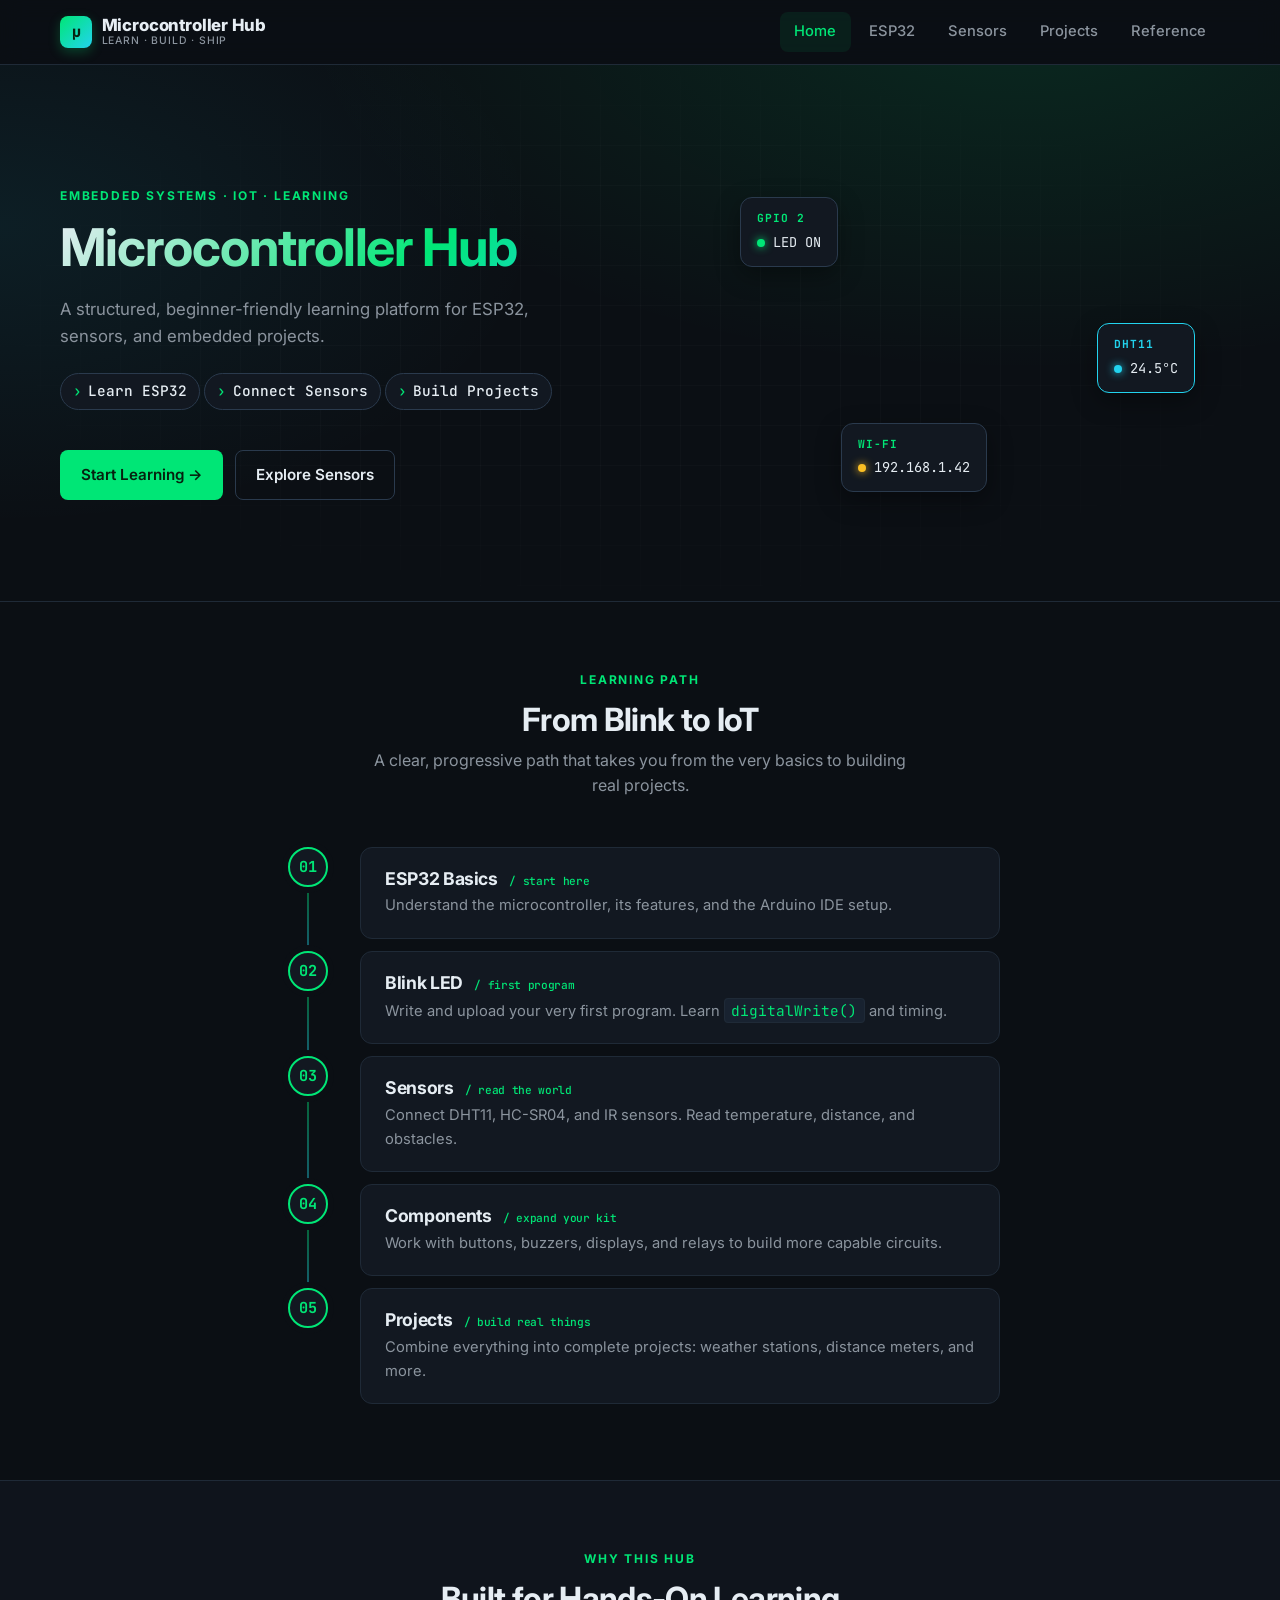
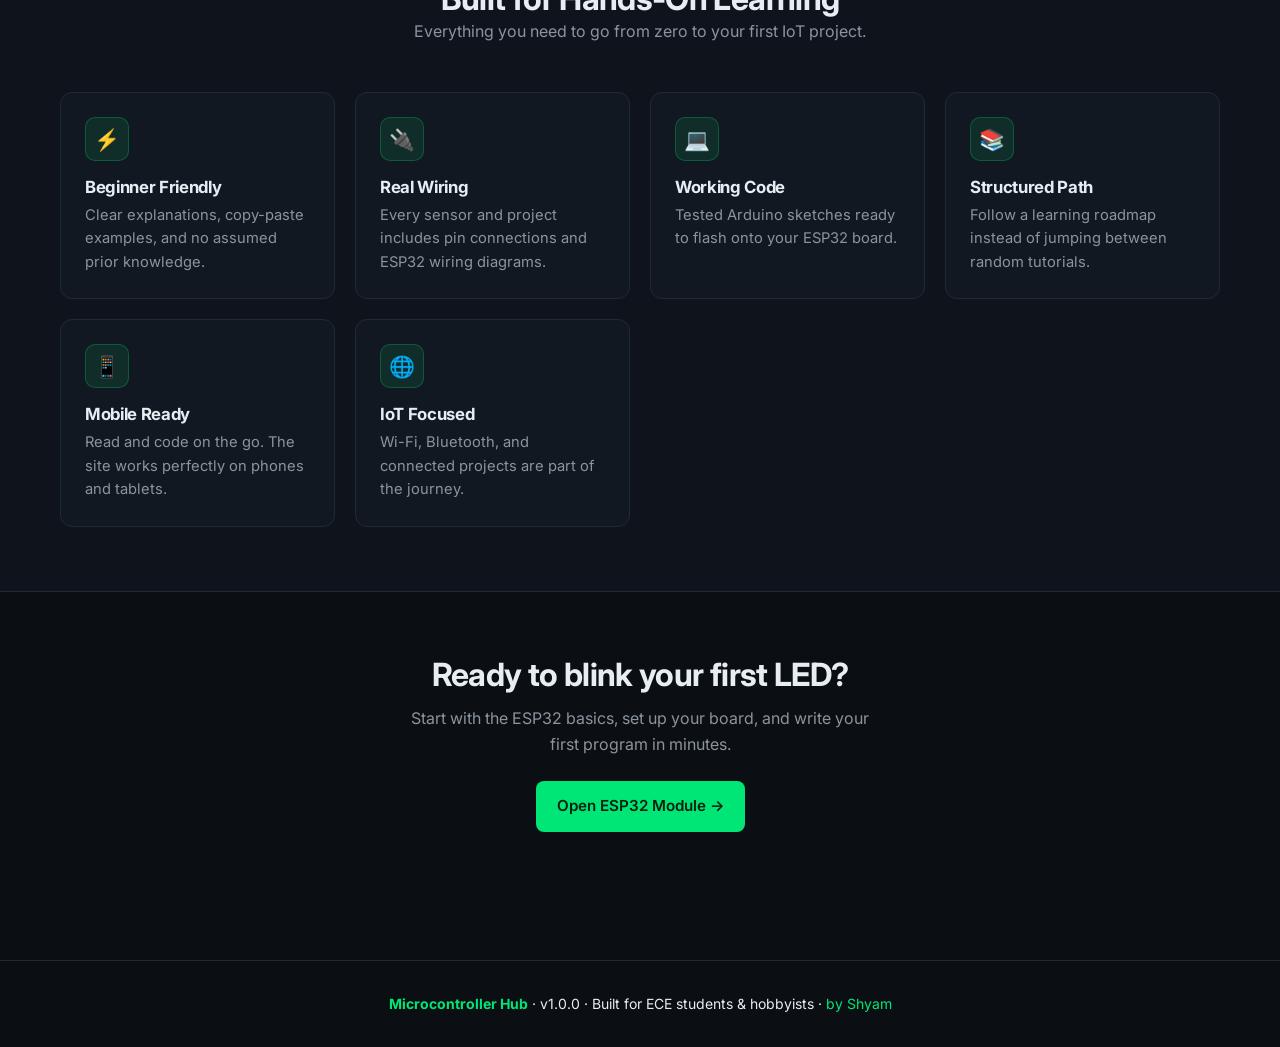
<file: index.html>
<!DOCTYPE html>
<html lang="en">
<head>
<meta charset="UTF-8" />
<meta name="viewport" content="width=device-width, initial-scale=1.0" />
<title>Microcontroller Hub — Learn ESP32, Sensors & IoT Projects</title>
<meta name="description" content="A structured learning hub for ESP32, sensors, components, and embedded projects. Built for ECE students and hobbyists." />
<link rel="preconnect" href="https://fonts.googleapis.com" />
<link rel="preconnect" href="https://fonts.googleapis.com" />
<link rel="preconnect" href="https://fonts.googleapis.com" crossorigin />
<link rel="preconnect" href="https://fonts.gstatic.com" crossorigin />
<link href="https://fonts.googleapis.com/css2?family=Inter:wght@400;500;600;700;800&family=JetBrains+Mono:wght@400;500;700&display=swap" rel="stylesheet" />
<link rel="stylesheet" href="assets/css/variables.css" />
<link rel="stylesheet" href="assets/css/base.css" />
<link rel="stylesheet" href="assets/css/header.css" />
<link rel="stylesheet" href="assets/css/home.css" />
<link rel="stylesheet" href="assets/css/responsive.css" />
</head>
<body>
<header class="site-header"><div class="container"><nav class="nav"><a href="index.html" class="brand"><span class="brand-logo">µ</span><span class="brand-text">Microcontroller Hub<small>Learn · Build · Ship</small></span></a><button class="nav-toggle" aria-label="Toggle menu"><span></span></button><ul class="nav-links"><li><a href="index.html" class="nav-link active">Home</a></li><li><a href="esp32.html" class="nav-link">ESP32</a></li><li><a href="sensors.html" class="nav-link">Sensors</a></li><li><a href="projects.html" class="nav-link">Projects</a></li><li><a href="reference.html" class="nav-link">Reference</a></li></ul></nav></div></header>
<section class="hero"><div class="container"><div class="hero-inner"><div><span class="eyebrow">Embedded Systems · IoT · Learning</span><h1>Microcontroller Hub</h1><p class="hero-tag">A structured, beginner-friendly learning platform for ESP32, sensors, and embedded projects.</p><div class="hero-sub"><span class="pill"><span class="dot"></span>Learn ESP32</span><span class="pill"><span class="dot"></span>Connect Sensors</span><span class="pill"><span class="dot"></span>Build Projects</span></div><div class="hero-actions"><a href="esp32.html" class="btn btn-primary">Start Learning →</a><a href="sensors.html" class="btn btn-secondary">Explore Sensors</a></div></div><div class="hero-visual" aria-hidden="true"><div class="chip c1"><strong>GPIO 2</strong><span class="dot"></span>LED ON</div><div class="chip c2"><strong>DHT11</strong><span class="dot" style="background: var(--cyan); box-shadow: 0 0 8px var(--cyan);"></span>24.5°C</div><div class="chip c3"><strong>Wi-Fi</strong><span class="dot" style="background: var(--amber); box-shadow: 0 0 8px var(--amber);"></span>192.168.1.42</div></div></div></div></section>
<section class="roadmap section"><div class="container"><div class="roadmap-head"><span class="eyebrow">Learning Path</span><h2>From Blink to IoT</h2><p>A clear, progressive path that takes you from the very basics to building real projects.</p></div><div class="roadmap-track"><div class="roadmap-step"><div class="roadmap-marker"><div class="roadmap-dot">01</div><div class="roadmap-line"></div></div><div class="roadmap-content"><h3>ESP32 Basics <span class="badge">/ start here</span></h3><p>Understand the microcontroller, its features, and the Arduino IDE setup.</p></div></div><div class="roadmap-step"><div class="roadmap-marker"><div class="roadmap-dot">02</div><div class="roadmap-line"></div></div><div class="roadmap-content"><h3>Blink LED <span class="badge">/ first program</span></h3><p>Write and upload your very first program. Learn <code>digitalWrite()</code> and timing.</p></div></div><div class="roadmap-step"><div class="roadmap-marker"><div class="roadmap-dot">03</div><div class="roadmap-line"></div></div><div class="roadmap-content"><h3>Sensors <span class="badge">/ read the world</span></h3><p>Connect DHT11, HC-SR04, and IR sensors. Read temperature, distance, and obstacles.</p></div></div><div class="roadmap-step"><div class="roadmap-marker"><div class="roadmap-dot">04</div><div class="roadmap-line"></div></div><div class="roadmap-content"><h3>Components <span class="badge">/ expand your kit</span></h3><p>Work with buttons, buzzers, displays, and relays to build more capable circuits.</p></div></div><div class="roadmap-step"><div class="roadmap-marker"><div class="roadmap-dot">05</div></div><div class="roadmap-content"><h3>Projects <span class="badge">/ build real things</span></h3><p>Combine everything into complete projects: weather stations, distance meters, and more.</p></div></div></div></div></section>
<section class="features section"><div class="container"><div class="features-head"><span class="eyebrow">Why this hub</span><h2>Built for Hands-On Learning</h2><p class="text-muted">Everything you need to go from zero to your first IoT project.</p></div><div class="features-grid"><div class="feature"><div class="feature-icon">⚡</div><h3>Beginner Friendly</h3><p>Clear explanations, copy-paste examples, and no assumed prior knowledge.</p></div><div class="feature"><div class="feature-icon">🔌</div><h3>Real Wiring</h3><p>Every sensor and project includes pin connections and ESP32 wiring diagrams.</p></div><div class="feature"><div class="feature-icon">💻</div><h3>Working Code</h3><p>Tested Arduino sketches ready to flash onto your ESP32 board.</p></div><div class="feature"><div class="feature-icon">📚</div><h3>Structured Path</h3><p>Follow a learning roadmap instead of jumping between random tutorials.</p></div><div class="feature"><div class="feature-icon">📱</div><h3>Mobile Ready</h3><p>Read and code on the go. The site works perfectly on phones and tablets.</p></div><div class="feature"><div class="feature-icon">🌐</div><h3>IoT Focused</h3><p>Wi-Fi, Bluetooth, and connected projects are part of the journey.</p></div></div></div></section>
<section class="cta"><div class="container"><h2>Ready to blink your first LED?</h2><p>Start with the ESP32 basics, set up your board, and write your first program in minutes.</p><a href="esp32.html" class="btn btn-primary">Open ESP32 Module →</a></div></section>
<footer class="footer"><div class="container"><p><strong>Microcontroller Hub</strong> · v1.0.0 · Built for ECE students &amp; hobbyists · <span class="text-green">by Shyam</span></p></div></footer>
<script src="assets/js/nav.js"></script><script src="assets/js/home.js"></script>
</body></html>
</file>
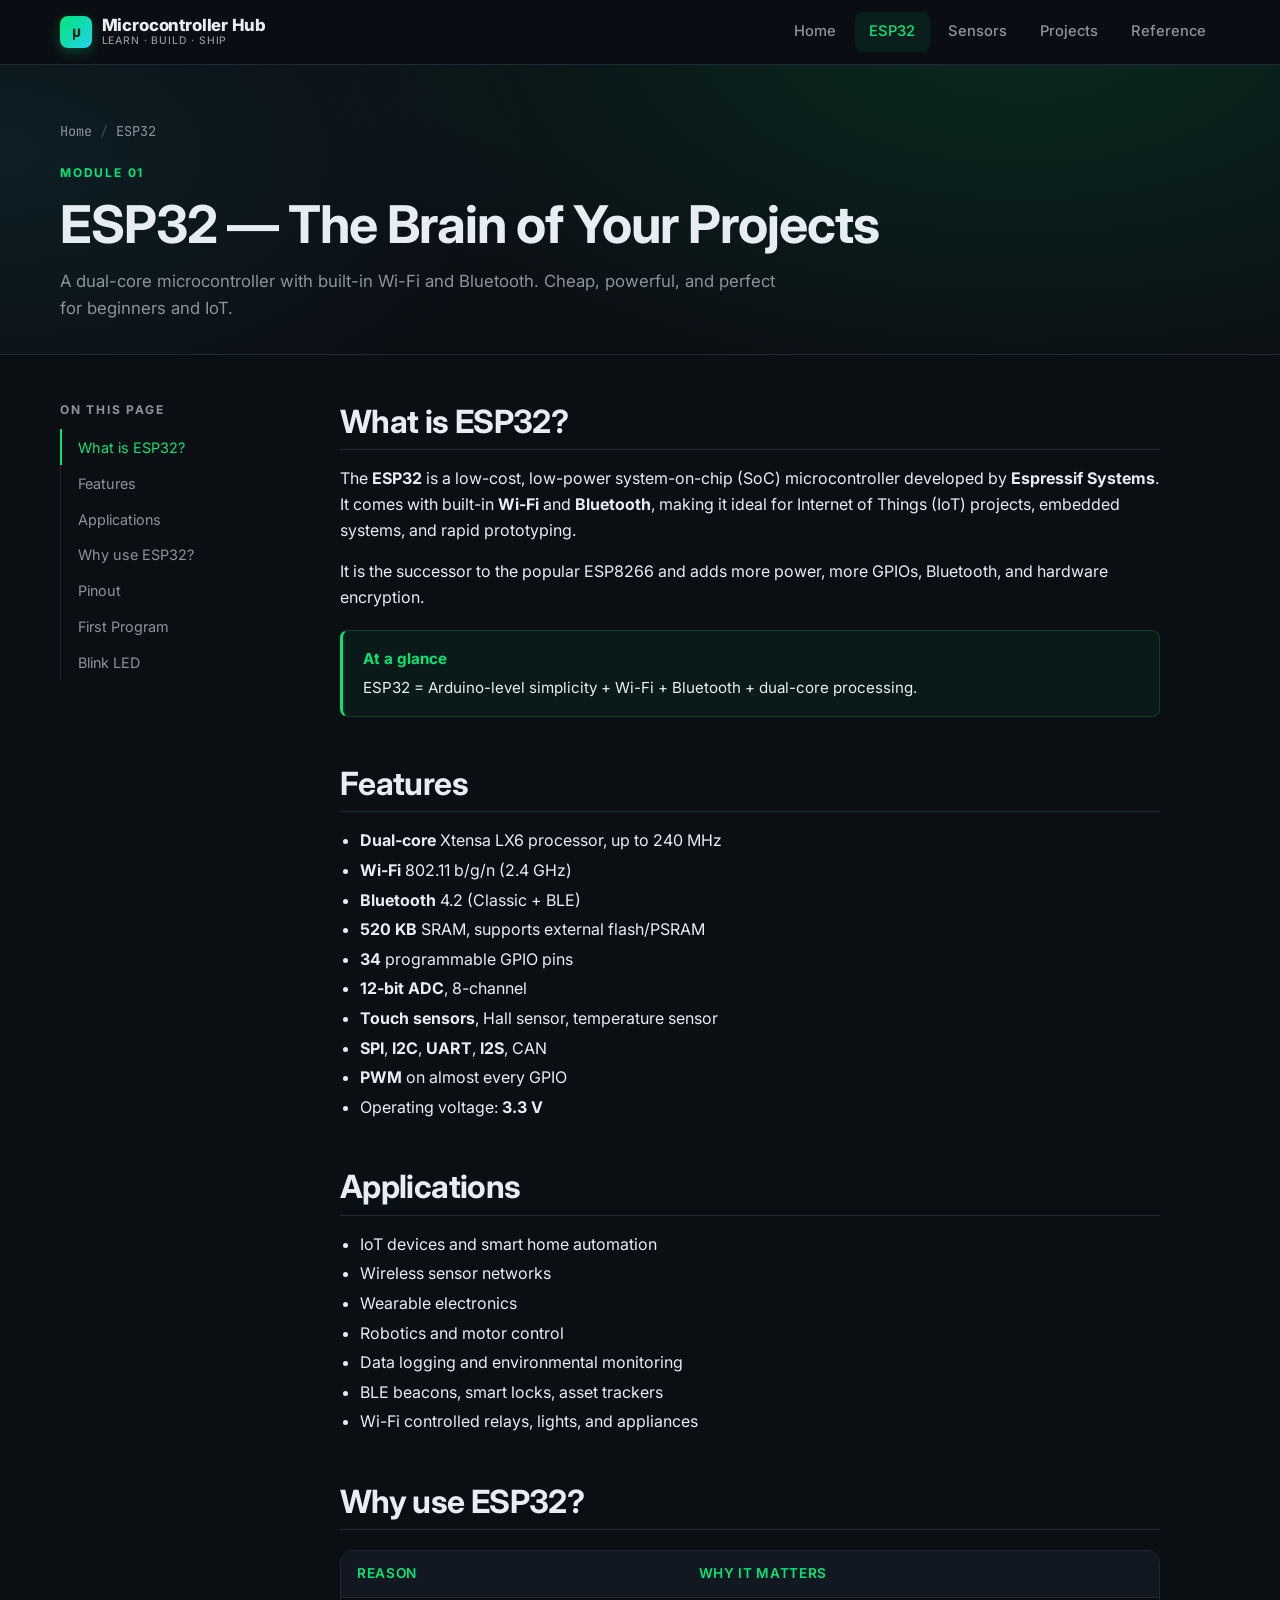
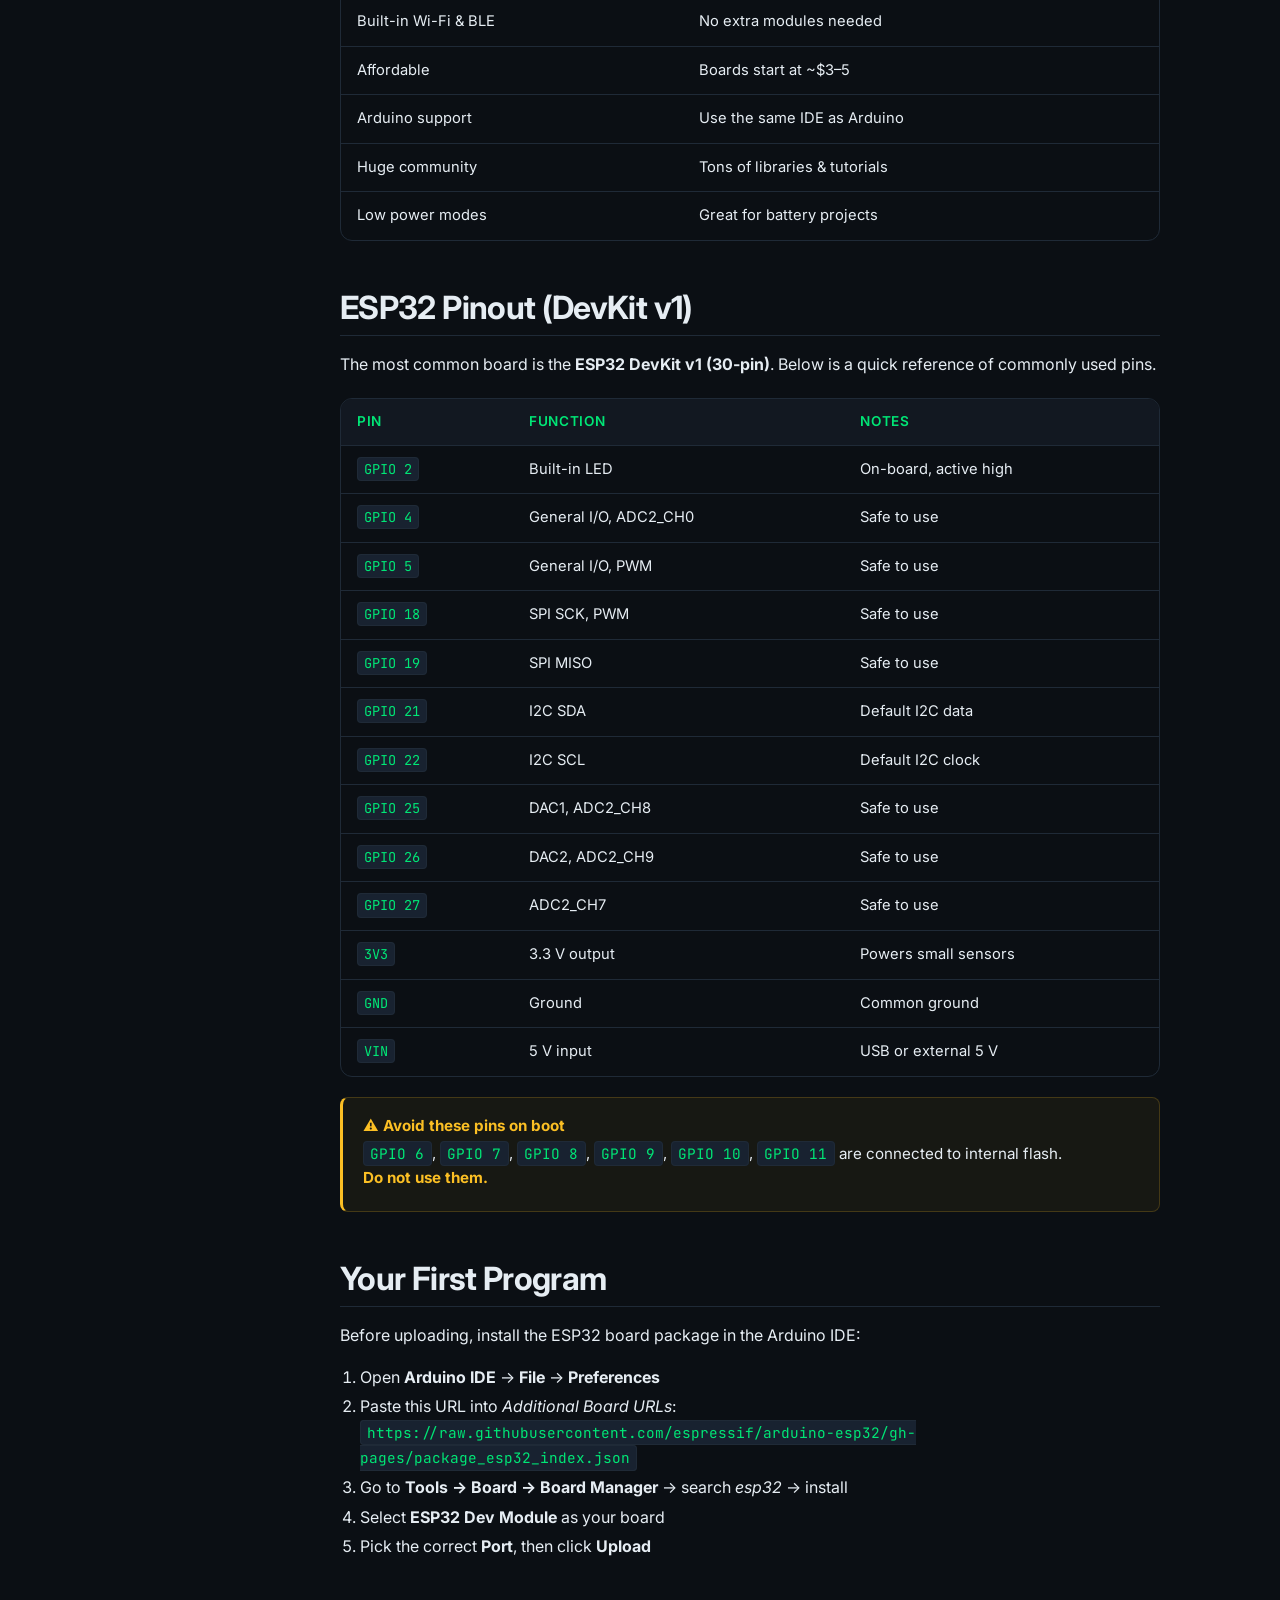
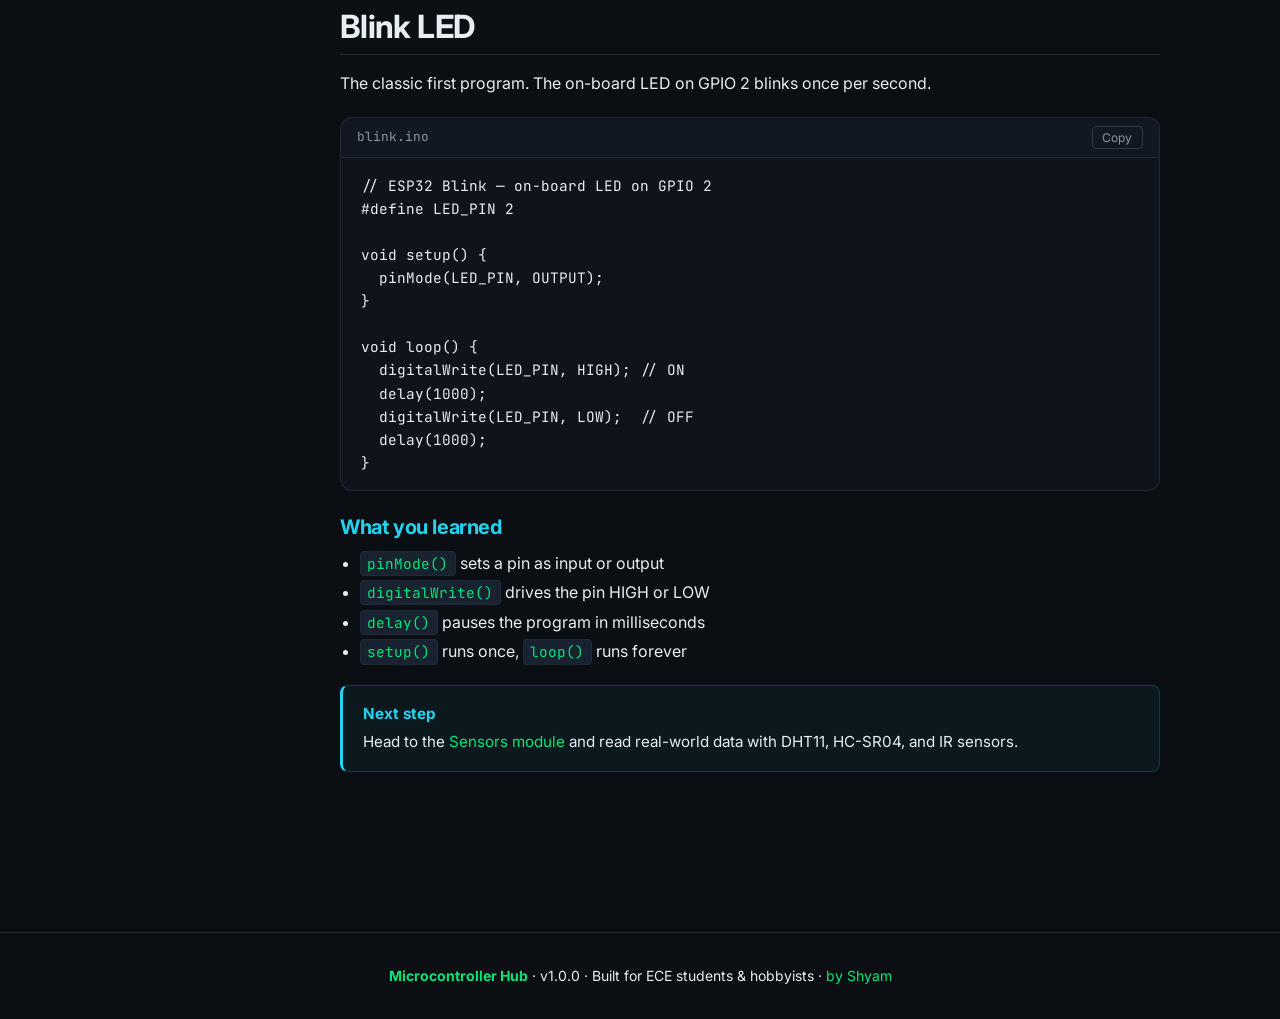
<file: esp32.html>
<!DOCTYPE html>
<html lang="en">
<head>
<meta charset="UTF-8" />
<meta name="viewport" content="width=device-width, initial-scale=1.0" />
<title>ESP32 — Microcontroller Hub</title>
<meta name="description" content="Learn ESP32: features, pinout, applications, and your first blink program." />
<link rel="preconnect" href="https://fonts.googleapis.com" />
<link rel="preconnect" href="https://fonts.gstatic.com" crossorigin />
<link href="https://fonts.googleapis.com/css2?family=Inter:wght@400;500;600;700;800&family=JetBrains+Mono:wght@400;500;700&display=swap" rel="stylesheet" />
<link rel="stylesheet" href="assets/css/variables.css" />
<link rel="stylesheet" href="assets/css/base.css" />
<link rel="stylesheet" href="assets/css/header.css" />
<link rel="stylesheet" href="assets/css/content.css" />
<link rel="stylesheet" href="assets/css/responsive.css" />
</head>
<body>
<header class="site-header">
  <div class="container">
    <nav class="nav">
      <a href="index.html" class="brand"><span class="brand-logo">µ</span><span class="brand-text">Microcontroller Hub<small>Learn · Build · Ship</small></span></a>
      <button class="nav-toggle" aria-label="Toggle menu"><span></span></button>
      <ul class="nav-links"><li><a href="index.html" class="nav-link">Home</a></li><li><a href="esp32.html" class="nav-link active">ESP32</a></li><li><a href="sensors.html" class="nav-link">Sensors</a></li><li><a href="projects.html" class="nav-link">Projects</a></li><li><a href="reference.html" class="nav-link">Reference</a></li></ul>
    </nav>
  </div>
</header>
<header class="page-header"><div class="container"><div class="breadcrumb"><a href="index.html">Home</a><span class="sep">/</span><span>ESP32</span></div><span class="eyebrow">Module 01</span><h1>ESP32 — The Brain of Your Projects</h1><p>A dual-core microcontroller with built-in Wi-Fi and Bluetooth. Cheap, powerful, and perfect for beginners and IoT.</p></div></header>
<main class="container">
  <div class="docs">
    <aside class="docs-toc"><h4>On this page</h4><ul><li><a href="#what">What is ESP32?</a></li><li><a href="#features">Features</a></li><li><a href="#applications">Applications</a></li><li><a href="#why">Why use ESP32?</a></li><li><a href="#pinout">Pinout</a></li><li><a href="#first">First Program</a></li><li><a href="#blink">Blink LED</a></li></ul></aside>
    <article class="docs-body">
      <section id="what"><h2>What is ESP32?</h2><p>The <strong>ESP32</strong> is a low-cost, low-power system-on-chip (SoC) microcontroller developed by <strong>Espressif Systems</strong>. It comes with built-in <strong>Wi-Fi</strong> and <strong>Bluetooth</strong>, making it ideal for Internet of Things (IoT) projects, embedded systems, and rapid prototyping.</p><p>It is the successor to the popular ESP8266 and adds more power, more GPIOs, Bluetooth, and hardware encryption.</p><div class="callout"><div><strong>At a glance</strong>ESP32 = Arduino-level simplicity + Wi-Fi + Bluetooth + dual-core processing.</div></div></section>
      <section id="features"><h2>Features</h2><ul><li><strong>Dual-core</strong> Xtensa LX6 processor, up to 240 MHz</li><li><strong>Wi-Fi</strong> 802.11 b/g/n (2.4 GHz)</li><li><strong>Bluetooth</strong> 4.2 (Classic + BLE)</li><li><strong>520 KB</strong> SRAM, supports external flash/PSRAM</li><li><strong>34</strong> programmable GPIO pins</li><li><strong>12-bit ADC</strong>, 8-channel</li><li><strong>Touch sensors</strong>, Hall sensor, temperature sensor</li><li><strong>SPI</strong>, <strong>I2C</strong>, <strong>UART</strong>, <strong>I2S</strong>, CAN</li><li><strong>PWM</strong> on almost every GPIO</li><li>Operating voltage: <strong>3.3 V</strong></li></ul></section>
      <section id="applications"><h2>Applications</h2><ul><li>IoT devices and smart home automation</li><li>Wireless sensor networks</li><li>Wearable electronics</li><li>Robotics and motor control</li><li>Data logging and environmental monitoring</li><li>BLE beacons, smart locks, asset trackers</li><li>Wi-Fi controlled relays, lights, and appliances</li></ul></section>
      <section id="why"><h2>Why use ESP32?</h2><div class="table-wrap"><table><thead><tr><th>Reason</th><th>Why it matters</th></tr></thead><tbody><tr><td>Built-in Wi-Fi &amp; BLE</td><td>No extra modules needed</td></tr><tr><td>Affordable</td><td>Boards start at ~$3–5</td></tr><tr><td>Arduino support</td><td>Use the same IDE as Arduino</td></tr><tr><td>Huge community</td><td>Tons of libraries &amp; tutorials</td></tr><tr><td>Low power modes</td><td>Great for battery projects</td></tr></tbody></table></div></section>
      <section id="pinout"><h2>ESP32 Pinout (DevKit v1)</h2><p>The most common board is the <strong>ESP32 DevKit v1 (30-pin)</strong>. Below is a quick reference of commonly used pins.</p><div class="table-wrap"><table><thead><tr><th>Pin</th><th>Function</th><th>Notes</th></tr></thead><tbody><tr><td><code>GPIO 2</code></td><td>Built-in LED</td><td>On-board, active high</td></tr><tr><td><code>GPIO 4</code></td><td>General I/O, ADC2_CH0</td><td>Safe to use</td></tr><tr><td><code>GPIO 5</code></td><td>General I/O, PWM</td><td>Safe to use</td></tr><tr><td><code>GPIO 18</code></td><td>SPI SCK, PWM</td><td>Safe to use</td></tr><tr><td><code>GPIO 19</code></td><td>SPI MISO</td><td>Safe to use</td></tr><tr><td><code>GPIO 21</code></td><td>I2C SDA</td><td>Default I2C data</td></tr><tr><td><code>GPIO 22</code></td><td>I2C SCL</td><td>Default I2C clock</td></tr><tr><td><code>GPIO 25</code></td><td>DAC1, ADC2_CH8</td><td>Safe to use</td></tr><tr><td><code>GPIO 26</code></td><td>DAC2, ADC2_CH9</td><td>Safe to use</td></tr><tr><td><code>GPIO 27</code></td><td>ADC2_CH7</td><td>Safe to use</td></tr><tr><td><code>3V3</code></td><td>3.3 V output</td><td>Powers small sensors</td></tr><tr><td><code>GND</code></td><td>Ground</td><td>Common ground</td></tr><tr><td><code>VIN</code></td><td>5 V input</td><td>USB or external 5 V</td></tr></tbody></table></div><div class="callout warn"><div><strong>⚠ Avoid these pins on boot</strong><code>GPIO 6</code>, <code>GPIO 7</code>, <code>GPIO 8</code>, <code>GPIO 9</code>, <code>GPIO 10</code>, <code>GPIO 11</code> are connected to internal flash. <strong>Do not use them.</strong></div></div></section>
      <section id="first"><h2>Your First Program</h2><p>Before uploading, install the ESP32 board package in the Arduino IDE:</p><ol><li>Open <strong>Arduino IDE</strong> → <strong>File</strong> → <strong>Preferences</strong></li><li>Paste this URL into <em>Additional Board URLs</em>:<br /><code>https://raw.githubusercontent.com/espressif/arduino-esp32/gh-pages/package_esp32_index.json</code></li><li>Go to <strong>Tools → Board → Board Manager</strong> → search <em>esp32</em> → install</li><li>Select <strong>ESP32 Dev Module</strong> as your board</li><li>Pick the correct <strong>Port</strong>, then click <strong>Upload</strong></li></ol></section>
      <section id="blink"><h2>Blink LED</h2><p>The classic first program. The on-board LED on GPIO 2 blinks once per second.</p><div class="code-block"><header><span>blink.ino</span><button class="copy-btn">Copy</button></header><pre><code>// ESP32 Blink — on-board LED on GPIO 2
#define LED_PIN 2

void setup() {
  pinMode(LED_PIN, OUTPUT);
}

void loop() {
  digitalWrite(LED_PIN, HIGH); // ON
  delay(1000);
  digitalWrite(LED_PIN, LOW);  // OFF
  delay(1000);
}</code></pre></div><h3>What you learned</h3><ul><li><code>pinMode()</code> sets a pin as input or output</li><li><code>digitalWrite()</code> drives the pin HIGH or LOW</li><li><code>delay()</code> pauses the program in milliseconds</li><li><code>setup()</code> runs once, <code>loop()</code> runs forever</li></ul><div class="callout info"><div><strong>Next step</strong>Head to the <a href="sensors.html">Sensors module</a> and read real-world data with DHT11, HC-SR04, and IR sensors.</div></div></section>
    </article>
  </div>
</main>
<footer class="footer"><div class="container"><p><strong>Microcontroller Hub</strong> · v1.0.0 · Built for ECE students &amp; hobbyists · <span class="text-green">by Shyam</span></p></div></footer>
<script src="assets/js/nav.js"></script>
<script src="assets/js/code.js"></script>
<script src="assets/js/learning-activity.js"></script>
</body>
</html>
</file>
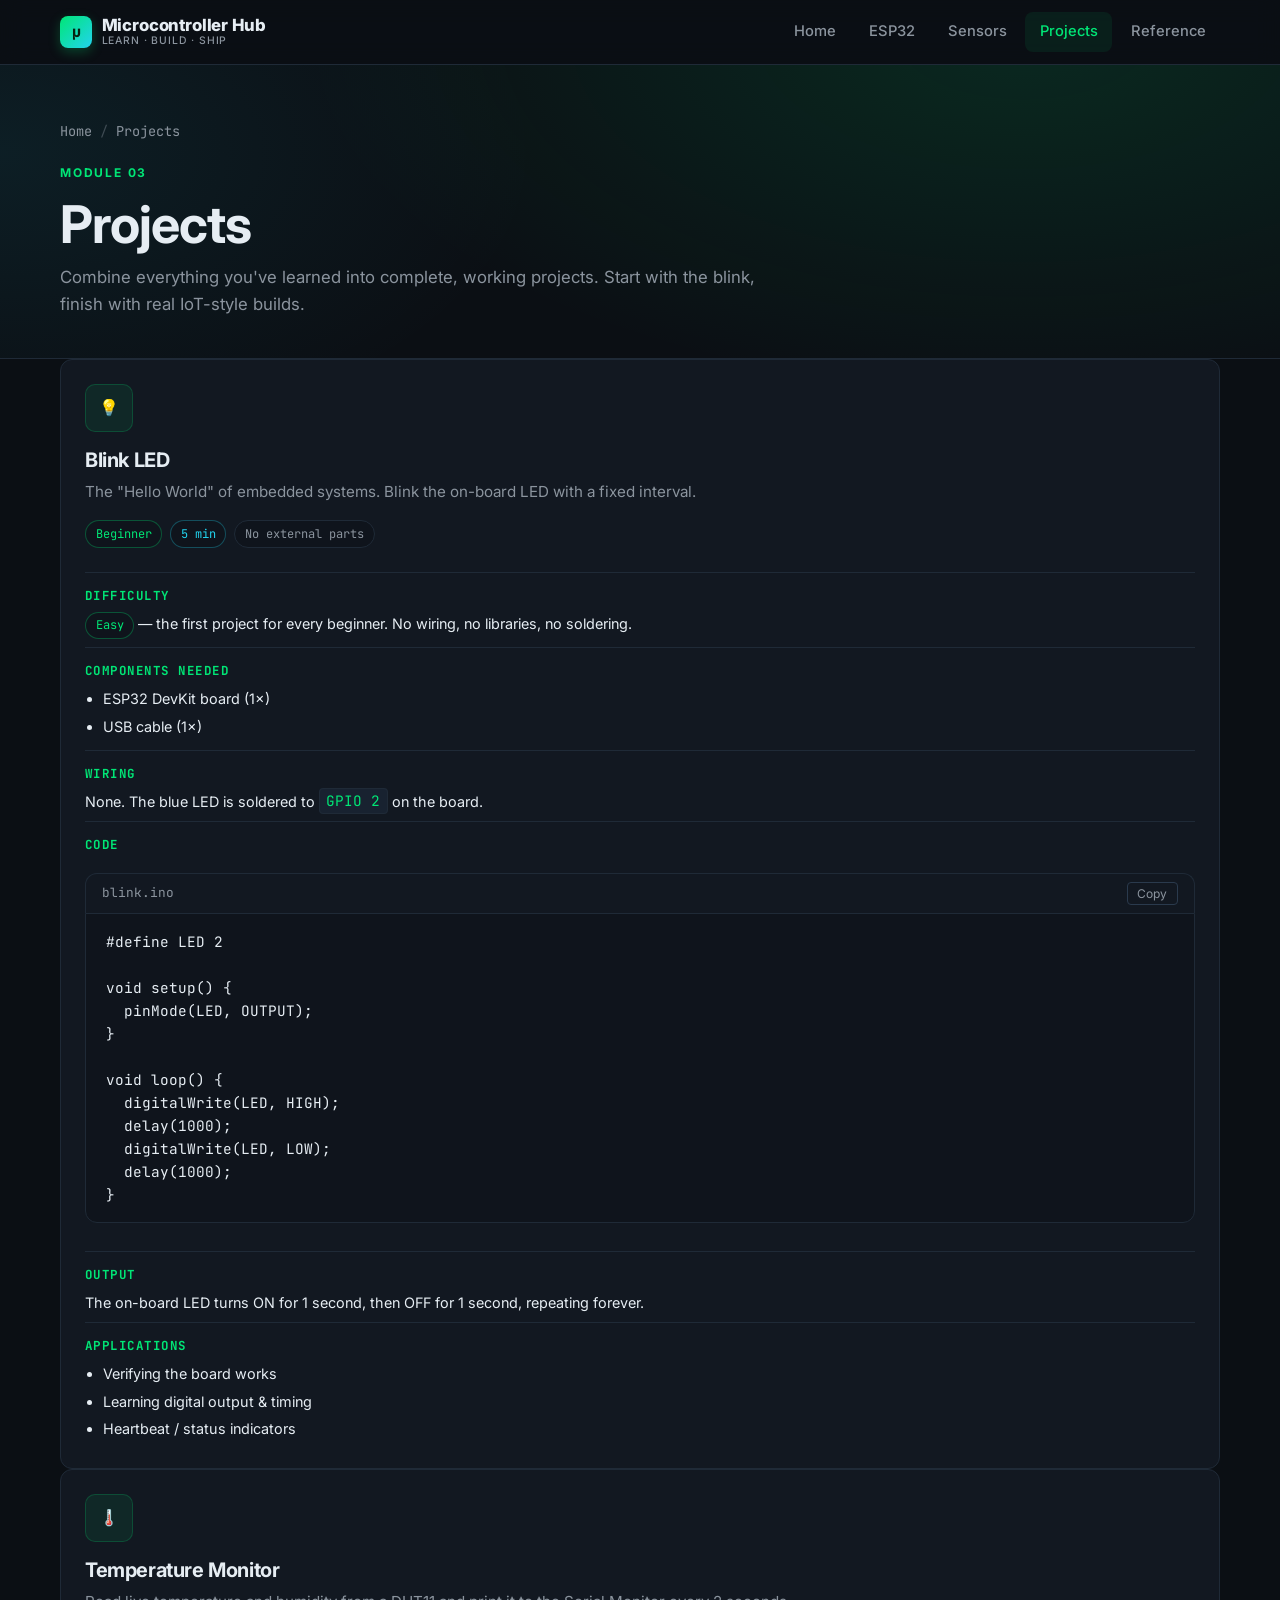
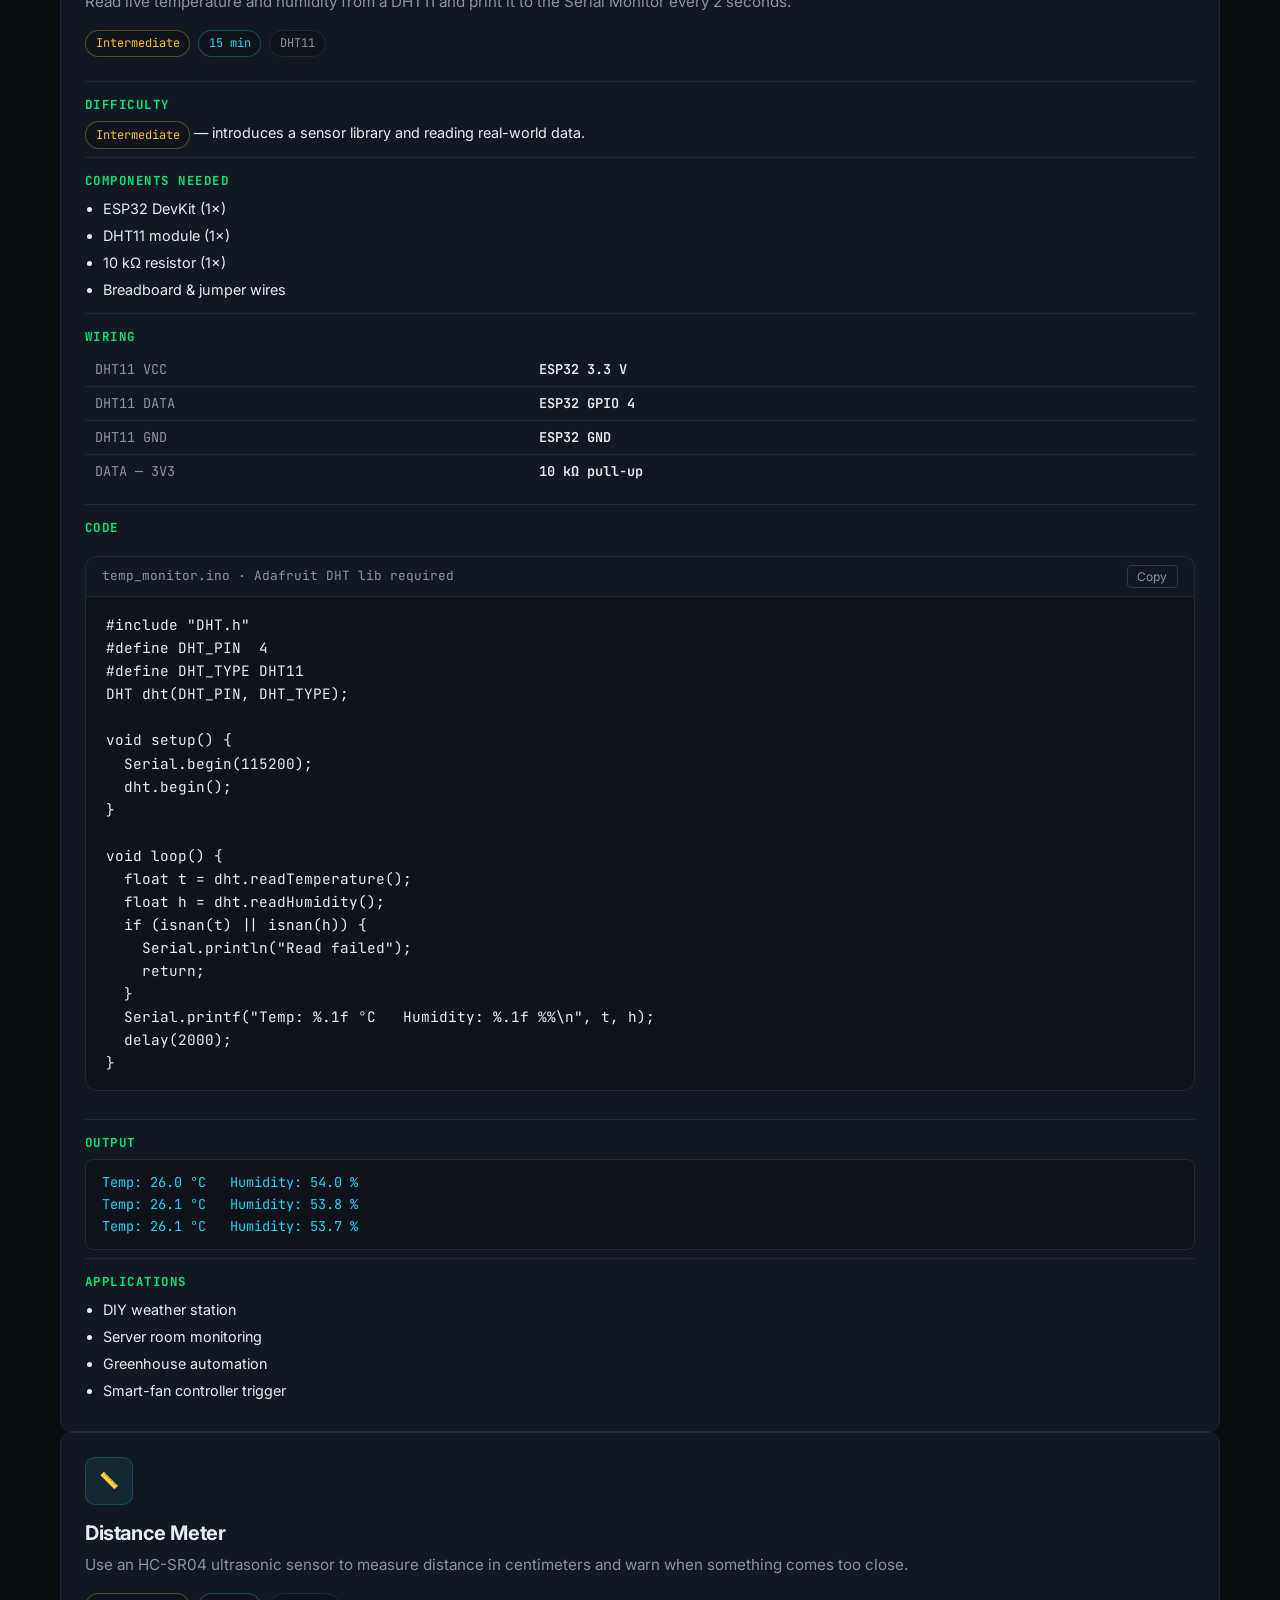
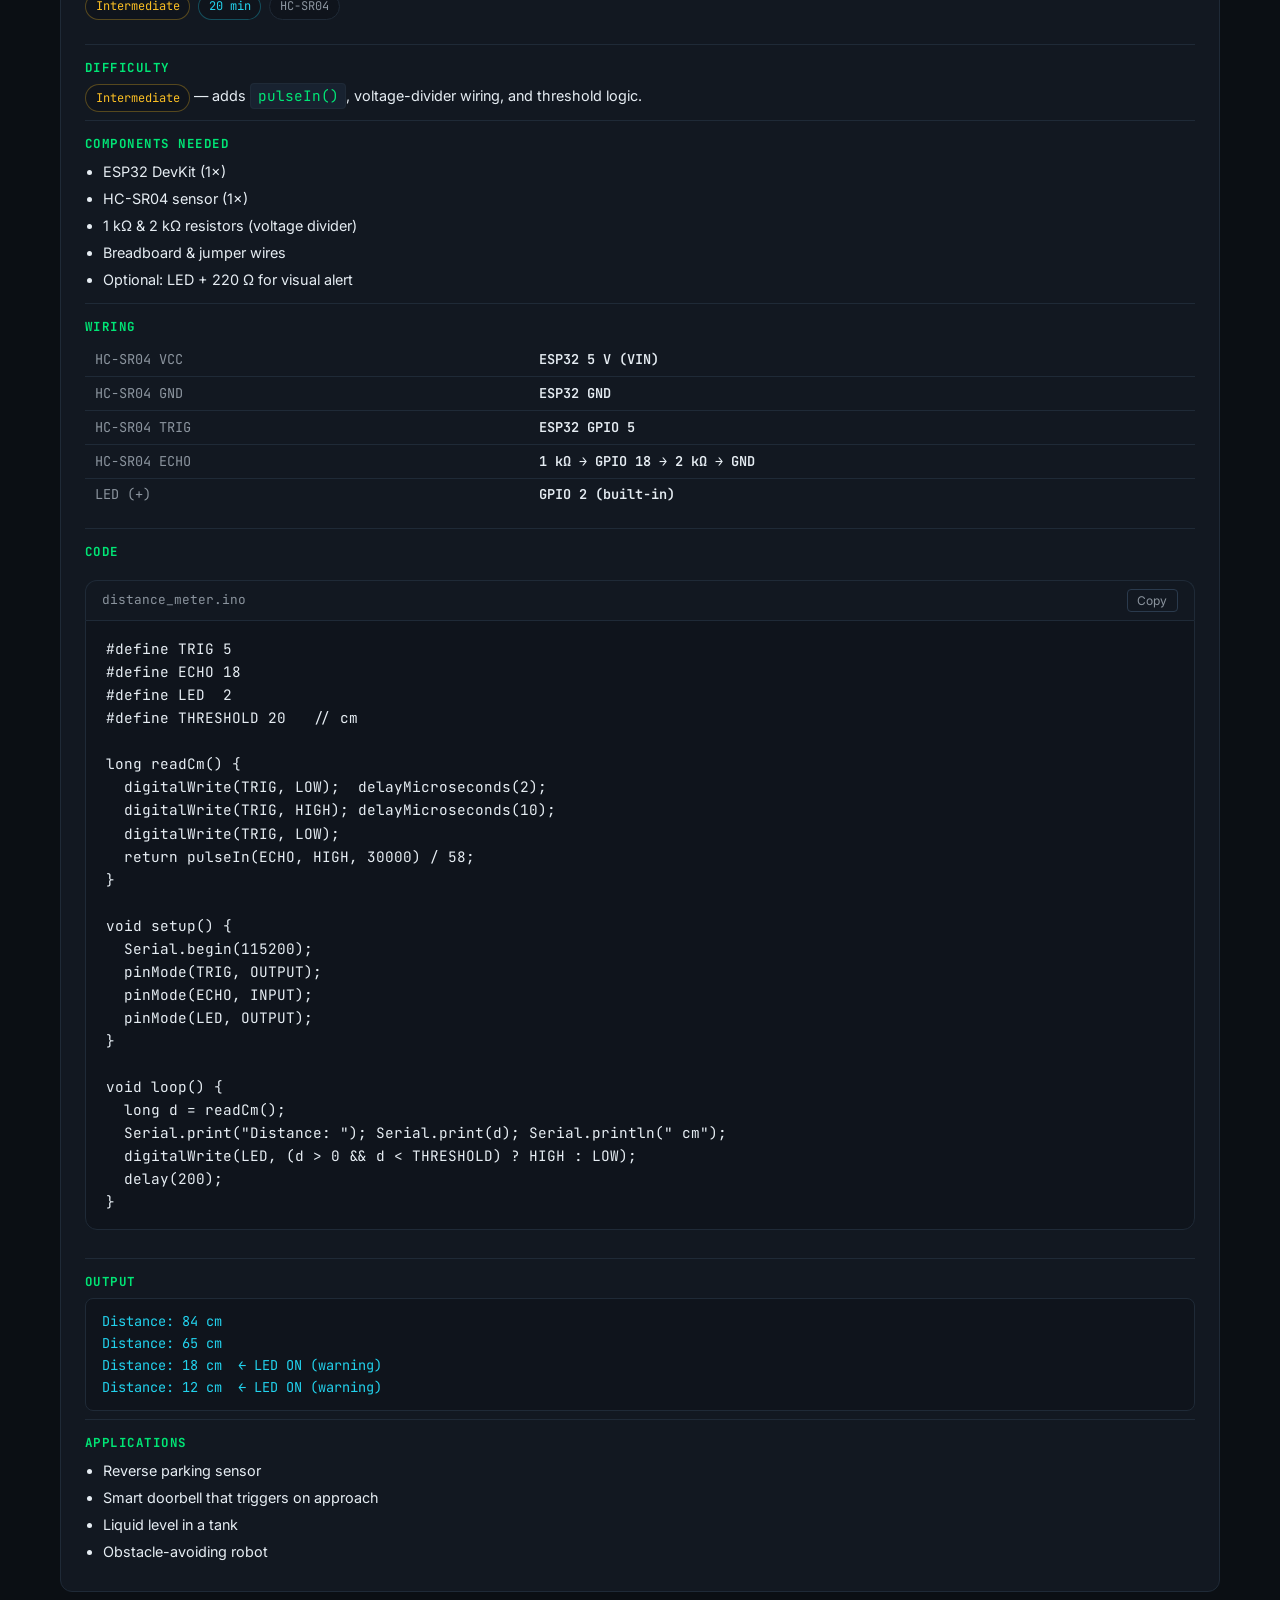
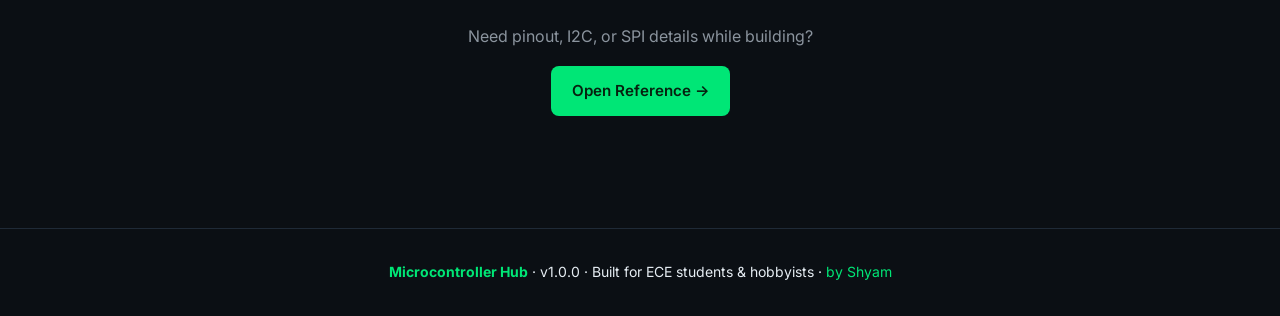
<file: projects.html>
<!DOCTYPE html>
<html lang="en">
<head>
<meta charset="UTF-8" />
<meta name="viewport" content="width=device-width, initial-scale=1.0" />
<title>Projects — Microcontroller Hub</title>
<meta name="description" content="Hands-on ESP32 projects: blink LED, temperature monitor, and distance meter." />
<link rel="preconnect" href="https://fonts.googleapis.com" />
<link rel="preconnect" href="https://fonts.gstatic.com" crossorigin />
<link href="https://fonts.googleapis.com/css2?family=Inter:wght@400;500;600;700;800&family=JetBrains+Mono:wght@400;500;700&display=swap" rel="stylesheet" />
<link rel="stylesheet" href="assets/css/variables.css" />
<link rel="stylesheet" href="assets/css/base.css" />
<link rel="stylesheet" href="assets/css/header.css" />
<link rel="stylesheet" href="assets/css/cards.css" />
<link rel="stylesheet" href="assets/css/content.css" />
<link rel="stylesheet" href="assets/css/responsive.css" />
</head>
<body>

<header class="site-header">
  <div class="container">
    <nav class="nav">
      <a href="index.html" class="brand">
        <span class="brand-logo">µ</span>
        <span class="brand-text">Microcontroller Hub<small>Learn · Build · Ship</small></span>
      </a>
      <button class="nav-toggle" aria-label="Toggle menu"><span></span></button>
      <ul class="nav-links">
        <li><a href="index.html" class="nav-link">Home</a></li>
        <li><a href="esp32.html" class="nav-link">ESP32</a></li>
        <li><a href="sensors.html" class="nav-link">Sensors</a></li>
        <li><a href="projects.html" class="nav-link active">Projects</a></li>
        <li><a href="reference.html" class="nav-link">Reference</a></li>
      </ul>
    </nav>
  </div>
</header>

<header class="page-head">
  <div class="container">
    <div class="breadcrumb">
      <a href="index.html">Home</a><span class="sep">/</span><span>Projects</span>
    </div>
    <span class="eyebrow">Module 03</span>
    <h1>Projects</h1>
    <p>Combine everything you've learned into complete, working projects. Start with the blink, finish with real IoT-style builds.</p>
  </div>
</header>

<main class="container">

  <!-- Blink LED -->
  <article class="card" id="blink">
    <div class="card-icon">💡</div>
    <h2>Blink LED</h2>
    <p>The "Hello World" of embedded systems. Blink the on-board LED with a fixed interval.</p>
    <div class="card-meta">
      <span class="tag green">Beginner</span>
      <span class="tag cyan">5 min</span>
      <span class="tag">No external parts</span>
    </div>

    <div class="card-section">
      <h3>Difficulty</h3>
      <p><span class="tag green">Easy</span> — the first project for every beginner. No wiring, no libraries, no soldering.</p>
    </div>

    <div class="card-section">
      <h3>Components Needed</h3>
      <ul>
        <li>ESP32 DevKit board (1×)</li>
        <li>USB cable (1×)</li>
      </ul>
    </div>

    <div class="card-section">
      <h3>Wiring</h3>
      <p>None. The blue LED is soldered to <code>GPIO 2</code> on the board.</p>
    </div>

    <div class="card-section">
      <h3>Code</h3>
      <div class="code-block">
        <header><span>blink.ino</span><button class="copy-btn">Copy</button></header>
<pre><code>#define LED 2

void setup() {
  pinMode(LED, OUTPUT);
}

void loop() {
  digitalWrite(LED, HIGH);
  delay(1000);
  digitalWrite(LED, LOW);
  delay(1000);
}</code></pre>
      </div>
    </div>

    <div class="card-section">
      <h3>Output</h3>
      <p>The on-board LED turns ON for 1 second, then OFF for 1 second, repeating forever.</p>
    </div>

    <div class="card-section">
      <h3>Applications</h3>
      <ul>
        <li>Verifying the board works</li>
        <li>Learning digital output &amp; timing</li>
        <li>Heartbeat / status indicators</li>
      </ul>
    </div>
  </article>

  <!-- Temperature Monitor -->
  <article class="card" id="temp-monitor">
    <div class="card-icon">🌡️</div>
    <h2>Temperature Monitor</h2>
    <p>Read live temperature and humidity from a DHT11 and print it to the Serial Monitor every 2 seconds.</p>
    <div class="card-meta">
      <span class="tag amber">Intermediate</span>
      <span class="tag cyan">15 min</span>
      <span class="tag">DHT11</span>
    </div>

    <div class="card-section">
      <h3>Difficulty</h3>
      <p><span class="tag amber">Intermediate</span> — introduces a sensor library and reading real-world data.</p>
    </div>

    <div class="card-section">
      <h3>Components Needed</h3>
      <ul>
        <li>ESP32 DevKit (1×)</li>
        <li>DHT11 module (1×)</li>
        <li>10 kΩ resistor (1×)</li>
        <li>Breadboard &amp; jumper wires</li>
      </ul>
    </div>

    <div class="card-section">
      <h3>Wiring</h3>
      <table class="pin-table">
        <tr><td>DHT11 VCC</td><td>ESP32 3.3 V</td></tr>
        <tr><td>DHT11 DATA</td><td>ESP32 GPIO 4</td></tr>
        <tr><td>DHT11 GND</td><td>ESP32 GND</td></tr>
        <tr><td>DATA — 3V3</td><td>10 kΩ pull-up</td></tr>
      </table>
    </div>

    <div class="card-section">
      <h3>Code</h3>
      <div class="code-block">
        <header><span>temp_monitor.ino · Adafruit DHT lib required</span><button class="copy-btn">Copy</button></header>
<pre><code>#include "DHT.h"
#define DHT_PIN  4
#define DHT_TYPE DHT11
DHT dht(DHT_PIN, DHT_TYPE);

void setup() {
  Serial.begin(115200);
  dht.begin();
}

void loop() {
  float t = dht.readTemperature();
  float h = dht.readHumidity();
  if (isnan(t) || isnan(h)) {
    Serial.println("Read failed");
    return;
  }
  Serial.printf("Temp: %.1f °C   Humidity: %.1f %%\n", t, h);
  delay(2000);
}</code></pre>
      </div>
    </div>

    <div class="card-section">
      <h3>Output</h3>
      <pre style="background: var(--bg-2); padding: 0.75rem 1rem; border-radius: 8px; font-size: 0.85rem; color: var(--cyan);">Temp: 26.0 °C   Humidity: 54.0 %
Temp: 26.1 °C   Humidity: 53.8 %
Temp: 26.1 °C   Humidity: 53.7 %</pre>
    </div>

    <div class="card-section">
      <h3>Applications</h3>
      <ul>
        <li>DIY weather station</li>
        <li>Server room monitoring</li>
        <li>Greenhouse automation</li>
        <li>Smart-fan controller trigger</li>
      </ul>
    </div>
  </article>

  <!-- Distance Meter -->
  <article class="card" id="distance">
    <div class="card-icon cyan">📏</div>
    <h2>Distance Meter</h2>
    <p>Use an HC-SR04 ultrasonic sensor to measure distance in centimeters and warn when something comes too close.</p>
    <div class="card-meta">
      <span class="tag amber">Intermediate</span>
      <span class="tag cyan">20 min</span>
      <span class="tag">HC-SR04</span>
    </div>

    <div class="card-section">
      <h3>Difficulty</h3>
      <p><span class="tag amber">Intermediate</span> — adds <code>pulseIn()</code>, voltage-divider wiring, and threshold logic.</p>
    </div>

    <div class="card-section">
      <h3>Components Needed</h3>
      <ul>
        <li>ESP32 DevKit (1×)</li>
        <li>HC-SR04 sensor (1×)</li>
        <li>1 kΩ &amp; 2 kΩ resistors (voltage divider)</li>
        <li>Breadboard &amp; jumper wires</li>
        <li>Optional: LED + 220 Ω for visual alert</li>
      </ul>
    </div>

    <div class="card-section">
      <h3>Wiring</h3>
      <table class="pin-table">
        <tr><td>HC-SR04 VCC</td><td>ESP32 5 V (VIN)</td></tr>
        <tr><td>HC-SR04 GND</td><td>ESP32 GND</td></tr>
        <tr><td>HC-SR04 TRIG</td><td>ESP32 GPIO 5</td></tr>
        <tr><td>HC-SR04 ECHO</td><td>1 kΩ → GPIO 18 → 2 kΩ → GND</td></tr>
        <tr><td>LED (+)</td><td>GPIO 2 (built-in)</td></tr>
      </table>
    </div>

    <div class="card-section">
      <h3>Code</h3>
      <div class="code-block">
        <header><span>distance_meter.ino</span><button class="copy-btn">Copy</button></header>
<pre><code>#define TRIG 5
#define ECHO 18
#define LED  2
#define THRESHOLD 20   // cm

long readCm() {
  digitalWrite(TRIG, LOW);  delayMicroseconds(2);
  digitalWrite(TRIG, HIGH); delayMicroseconds(10);
  digitalWrite(TRIG, LOW);
  return pulseIn(ECHO, HIGH, 30000) / 58;
}

void setup() {
  Serial.begin(115200);
  pinMode(TRIG, OUTPUT);
  pinMode(ECHO, INPUT);
  pinMode(LED, OUTPUT);
}

void loop() {
  long d = readCm();
  Serial.print("Distance: "); Serial.print(d); Serial.println(" cm");
  digitalWrite(LED, (d > 0 && d < THRESHOLD) ? HIGH : LOW);
  delay(200);
}</code></pre>
      </div>
    </div>

    <div class="card-section">
      <h3>Output</h3>
      <pre style="background: var(--bg-2); padding: 0.75rem 1rem; border-radius: 8px; font-size: 0.85rem; color: var(--cyan);">Distance: 84 cm
Distance: 65 cm
Distance: 18 cm  ← LED ON (warning)
Distance: 12 cm  ← LED ON (warning)</pre>
    </div>

    <div class="card-section">
      <h3>Applications</h3>
      <ul>
        <li>Reverse parking sensor</li>
        <li>Smart doorbell that triggers on approach</li>
        <li>Liquid level in a tank</li>
        <li>Obstacle-avoiding robot</li>
      </ul>
    </div>
  </article>

  <div style="text-align:center; padding: 2rem 0 3rem;">
    <p class="text-muted" style="margin-bottom:1rem;">Need pinout, I2C, or SPI details while building?</p>
    <a href="reference.html" class="btn btn-primary">Open Reference →</a>
  </div>

</main>

<footer class="footer">
  <div class="container">
    <p><strong>Microcontroller Hub</strong> · v1.0.0 · Built for ECE students &amp; hobbyists · <span class="text-green">by Shyam</span></p>
  </div>
</footer>

<script src="assets/js/nav.js"></script>
<script src="assets/js/code.js"></script>
</body>
</html>
</file>
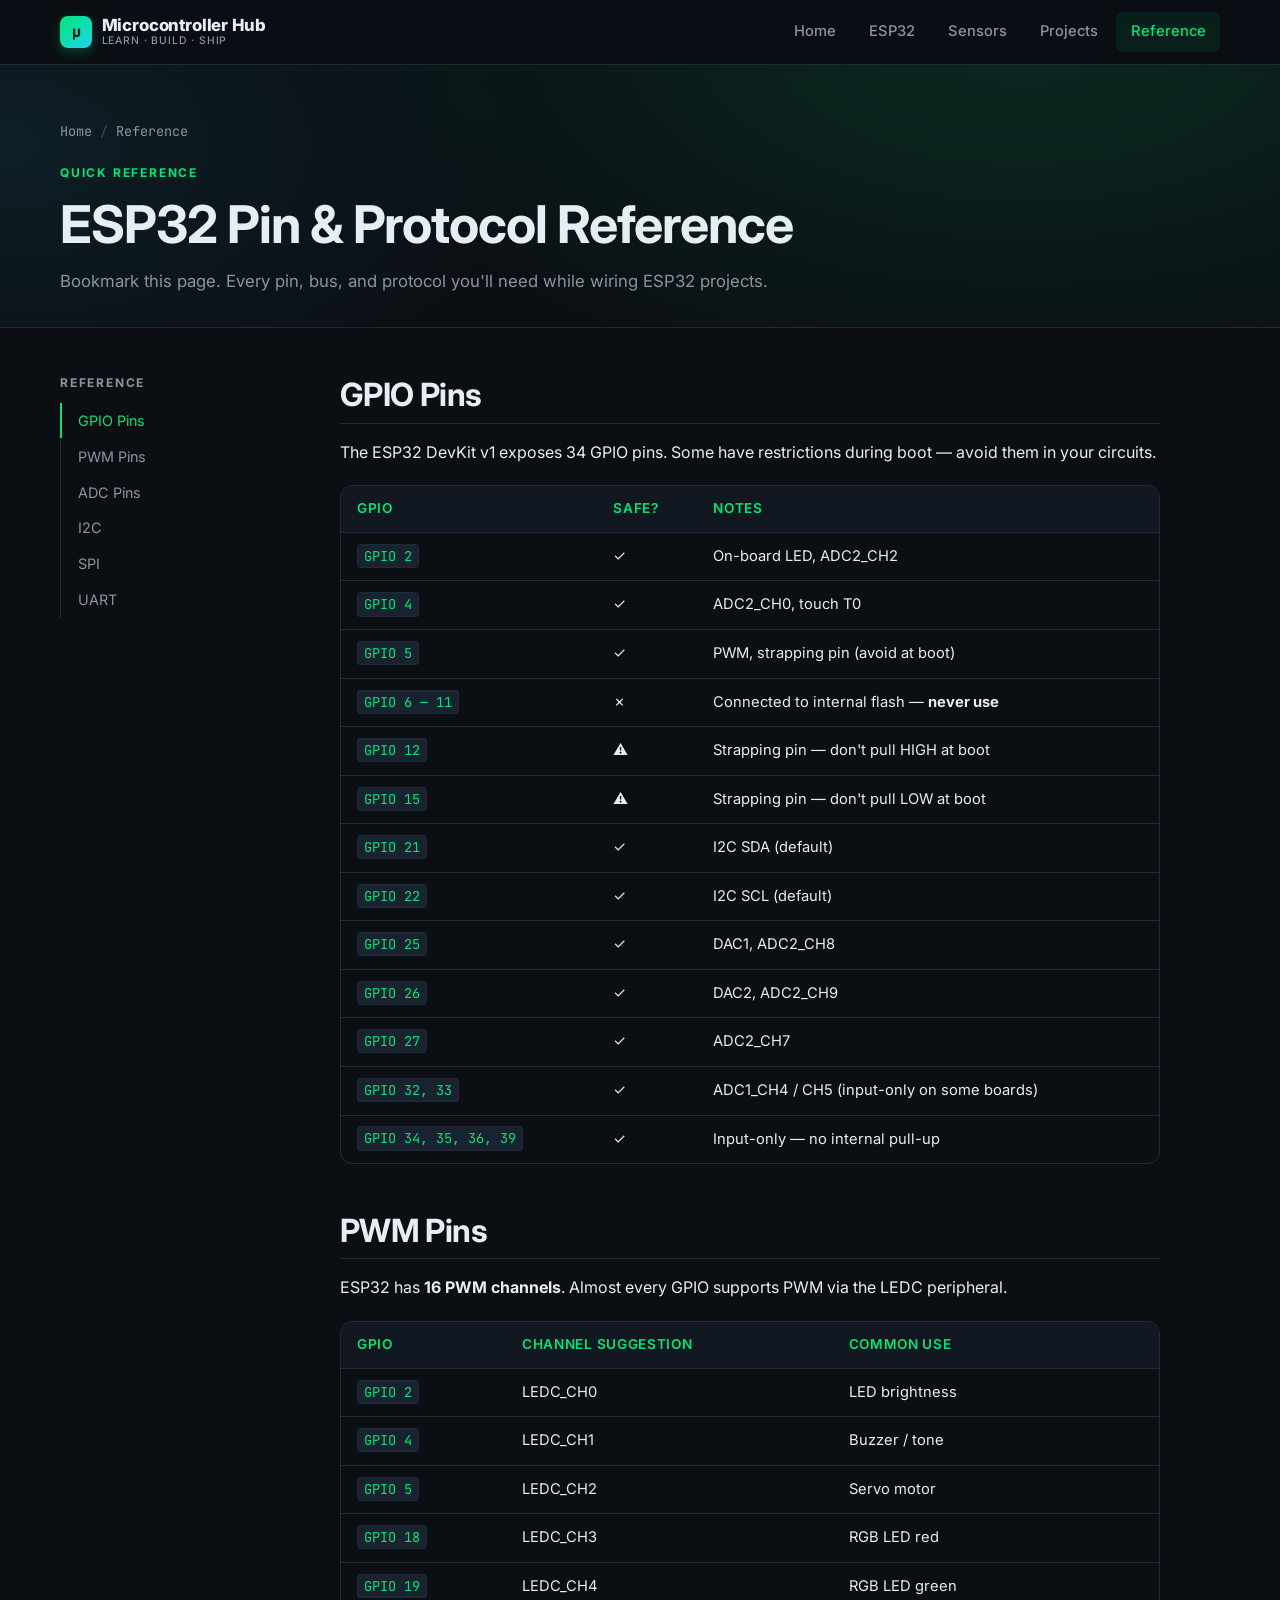
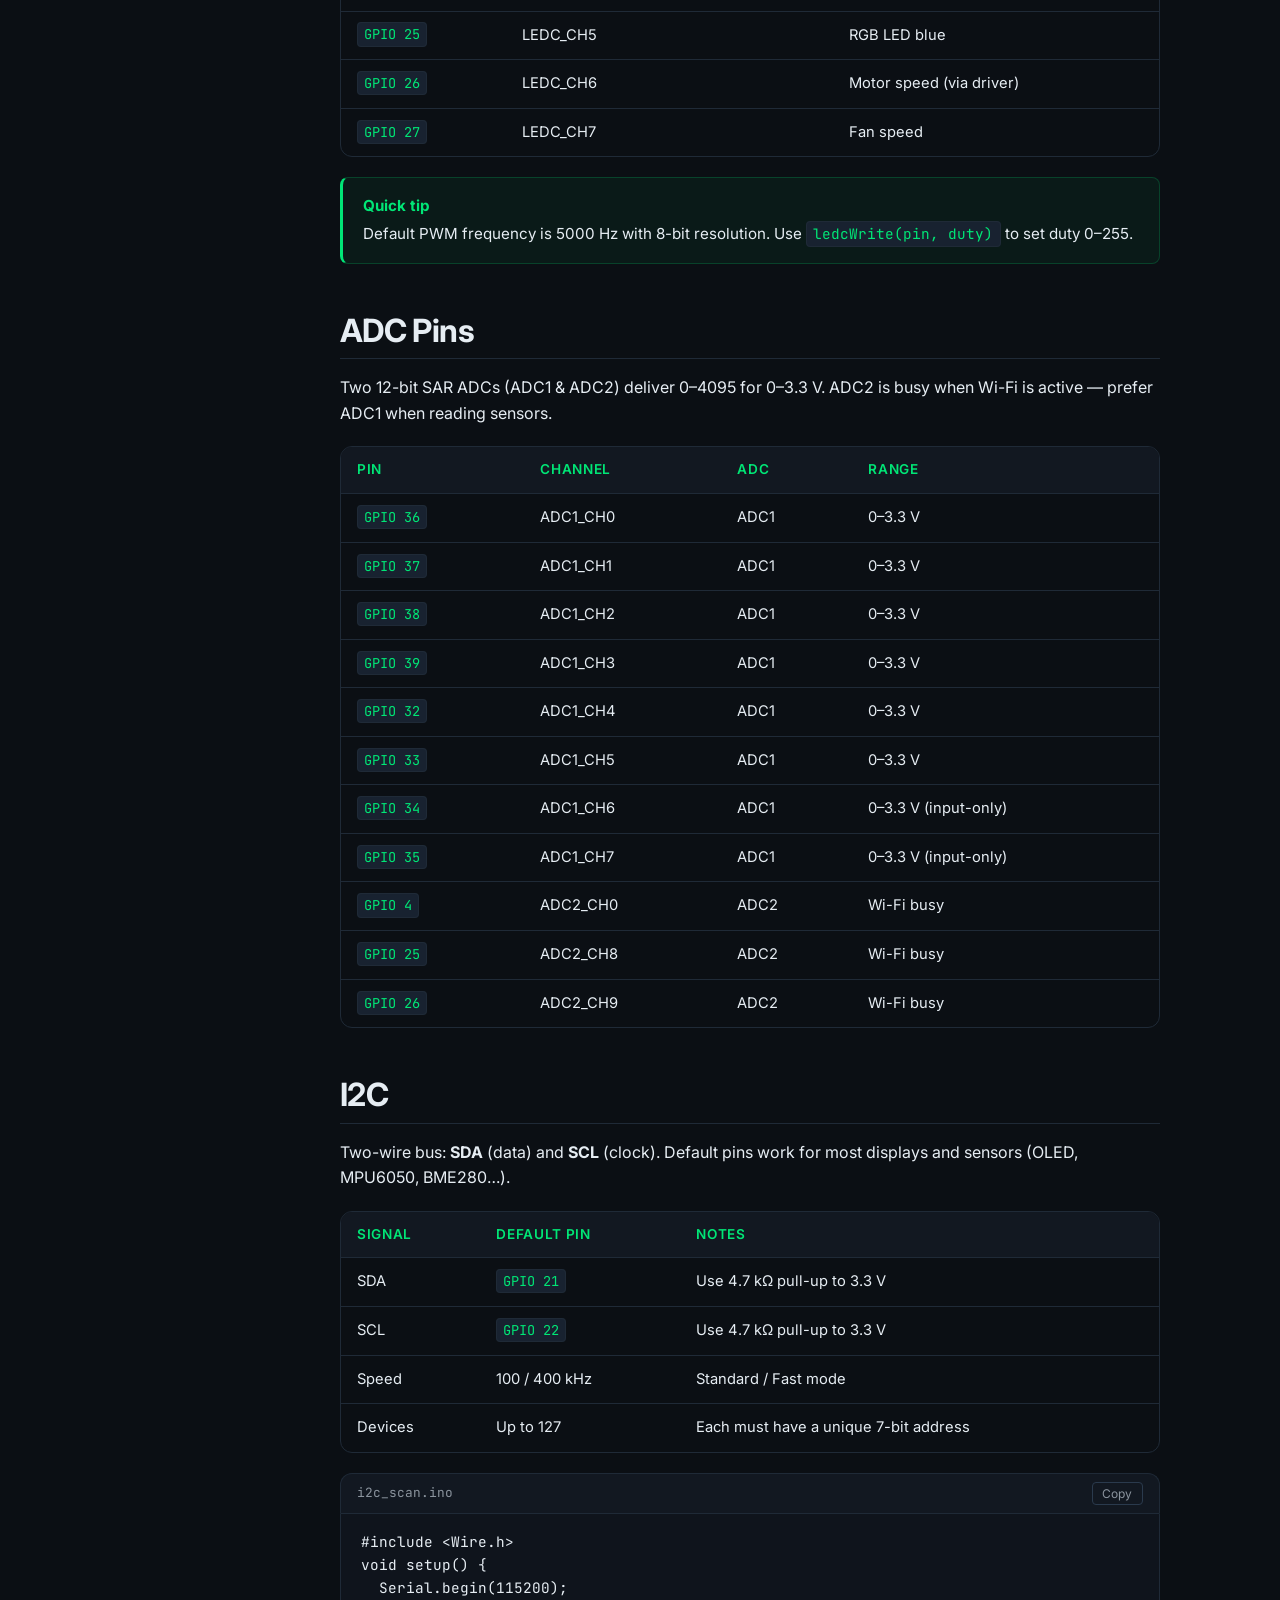
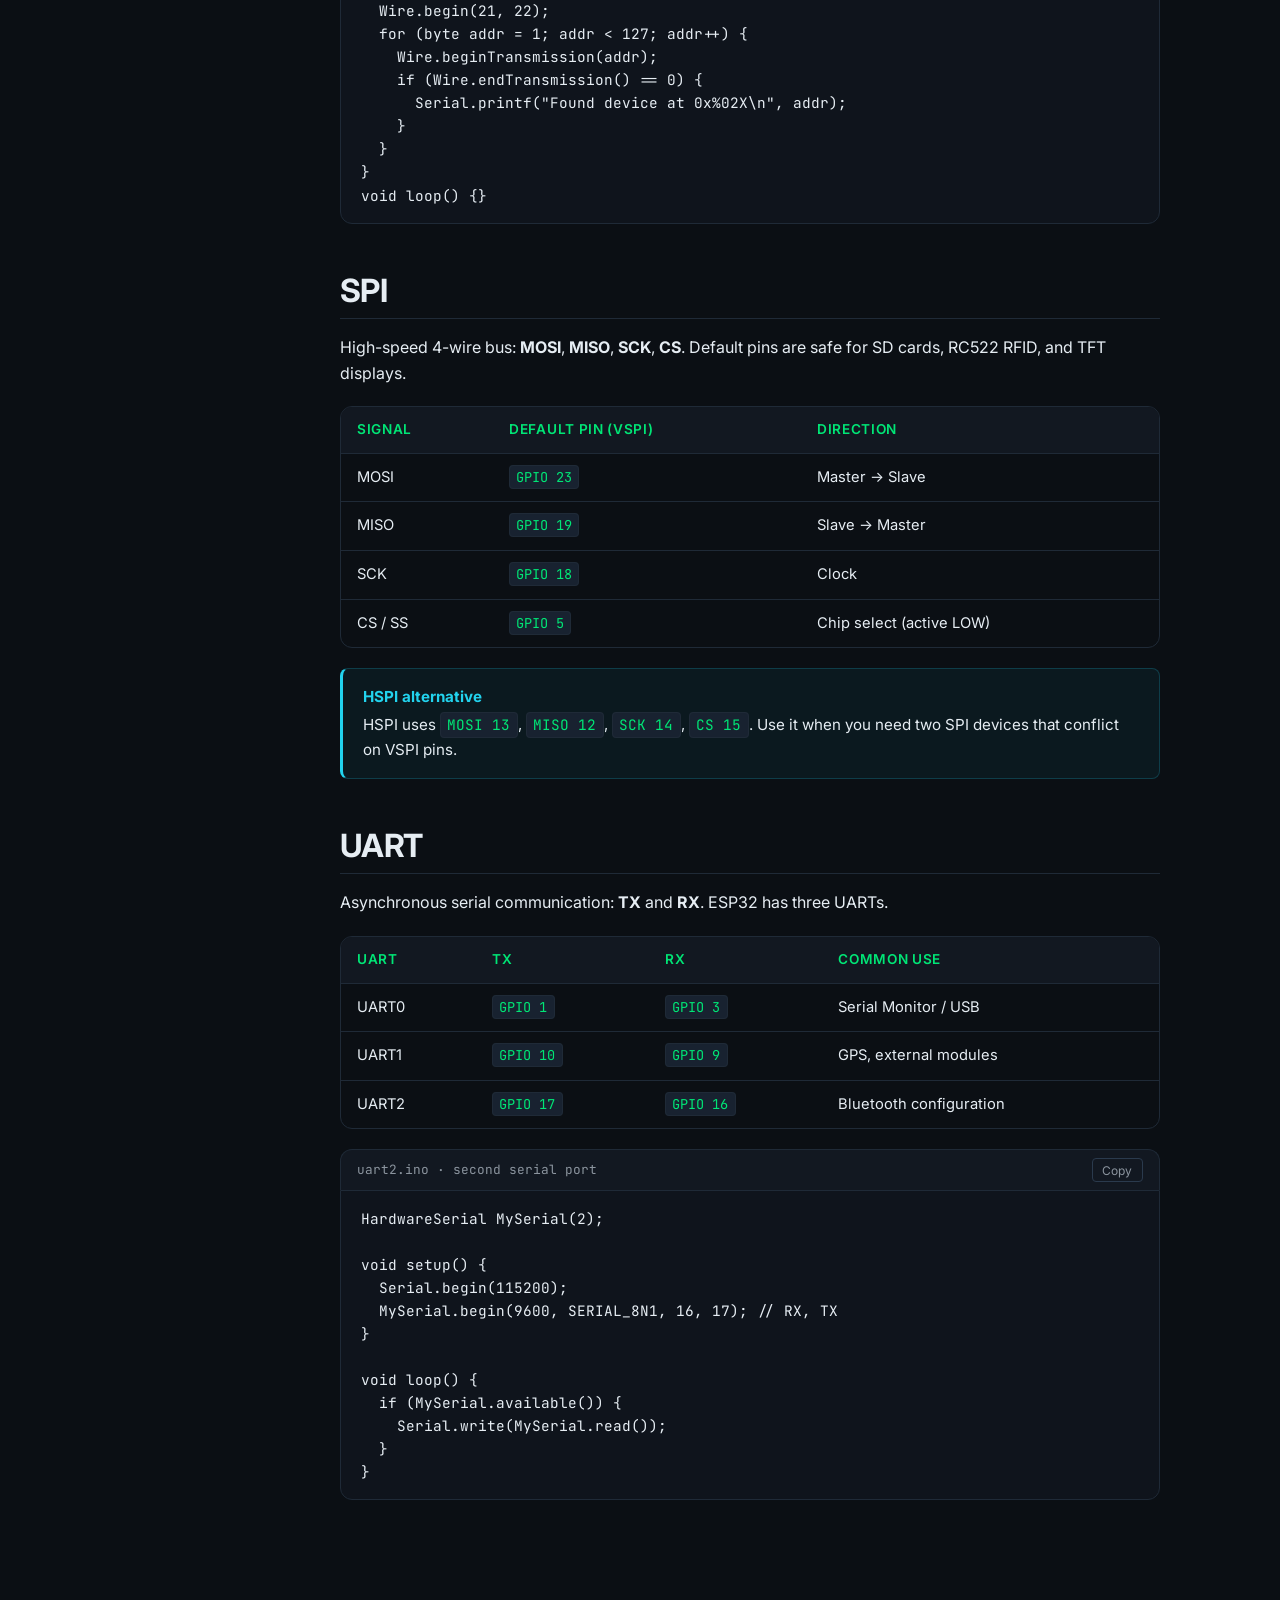
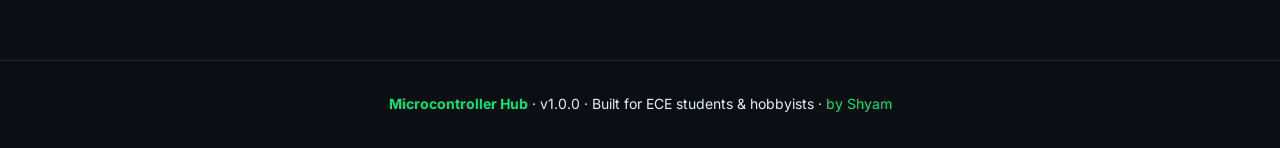
<file: reference.html>
<!DOCTYPE html>
<html lang="en">
<head>
<meta charset="UTF-8" />
<meta name="viewport" content="width=device-width, initial-scale=1.0" />
<title>Reference — Microcontroller Hub</title>
<meta name="description" content="ESP32 quick reference: GPIO, PWM, ADC, I2C, SPI, UART pins and usage." />
<link rel="preconnect" href="https://fonts.googleapis.com" />
<link rel="preconnect" href="https://fonts.gstatic.com" crossorigin />
<link href="https://fonts.googleapis.com/css2?family=Inter:wght@400;500;600;700;800&family=JetBrains+Mono:wght@400;500;700&display=swap" rel="stylesheet" />
<link rel="stylesheet" href="assets/css/variables.css" />
<link rel="stylesheet" href="assets/css/base.css" />
<link rel="stylesheet" href="assets/css/header.css" />
<link rel="stylesheet" href="assets/css/content.css" />
<link rel="stylesheet" href="assets/css/responsive.css" />
</head>
<body>

<header class="site-header">
  <div class="container">
    <nav class="nav">
      <a href="index.html" class="brand">
        <span class="brand-logo">µ</span>
        <span class="brand-text">Microcontroller Hub<small>Learn · Build · Ship</small></span>
      </a>
      <button class="nav-toggle" aria-label="Toggle menu"><span></span></button>
      <ul class="nav-links">
        <li><a href="index.html" class="nav-link">Home</a></li>
        <li><a href="esp32.html" class="nav-link">ESP32</a></li>
        <li><a href="sensors.html" class="nav-link">Sensors</a></li>
        <li><a href="projects.html" class="nav-link">Projects</a></li>
        <li><a href="reference.html" class="nav-link active">Reference</a></li>
      </ul>
    </nav>
  </div>
</header>

<header class="page-header">
  <div class="container">
    <div class="breadcrumb">
      <a href="index.html">Home</a><span class="sep">/</span><span>Reference</span>
    </div>
    <span class="eyebrow">Quick Reference</span>
    <h1>ESP32 Pin &amp; Protocol Reference</h1>
    <p>Bookmark this page. Every pin, bus, and protocol you'll need while wiring ESP32 projects.</p>
  </div>
</header>

<main class="container">
  <div class="docs">
    <aside class="docs-toc">
      <h4>Reference</h4>
      <ul>
        <li><a href="#gpio">GPIO Pins</a></li>
        <li><a href="#pwm">PWM Pins</a></li>
        <li><a href="#adc">ADC Pins</a></li>
        <li><a href="#i2c">I2C</a></li>
        <li><a href="#spi">SPI</a></li>
        <li><a href="#uart">UART</a></li>
      </ul>
    </aside>

    <article class="docs-body">

      <section id="gpio">
        <h2>GPIO Pins</h2>
        <p>The ESP32 DevKit v1 exposes 34 GPIO pins. Some have restrictions during boot — avoid them in your circuits.</p>

        <div class="table-wrap">
          <table>
            <thead>
              <tr><th>GPIO</th><th>Safe?</th><th>Notes</th></tr>
            </thead>
            <tbody>
              <tr><td><code>GPIO 2</code></td><td>✓</td><td>On-board LED, ADC2_CH2</td></tr>
              <tr><td><code>GPIO 4</code></td><td>✓</td><td>ADC2_CH0, touch T0</td></tr>
              <tr><td><code>GPIO 5</code></td><td>✓</td><td>PWM, strapping pin (avoid at boot)</td></tr>
              <tr><td><code>GPIO 6 — 11</code></td><td>✗</td><td>Connected to internal flash — <strong>never use</strong></td></tr>
              <tr><td><code>GPIO 12</code></td><td>⚠</td><td>Strapping pin — don't pull HIGH at boot</td></tr>
              <tr><td><code>GPIO 15</code></td><td>⚠</td><td>Strapping pin — don't pull LOW at boot</td></tr>
              <tr><td><code>GPIO 21</code></td><td>✓</td><td>I2C SDA (default)</td></tr>
              <tr><td><code>GPIO 22</code></td><td>✓</td><td>I2C SCL (default)</td></tr>
              <tr><td><code>GPIO 25</code></td><td>✓</td><td>DAC1, ADC2_CH8</td></tr>
              <tr><td><code>GPIO 26</code></td><td>✓</td><td>DAC2, ADC2_CH9</td></tr>
              <tr><td><code>GPIO 27</code></td><td>✓</td><td>ADC2_CH7</td></tr>
              <tr><td><code>GPIO 32, 33</code></td><td>✓</td><td>ADC1_CH4 / CH5 (input-only on some boards)</td></tr>
              <tr><td><code>GPIO 34, 35, 36, 39</code></td><td>✓</td><td>Input-only — no internal pull-up</td></tr>
            </tbody>
          </table>
        </div>
      </section>

      <section id="pwm">
        <h2>PWM Pins</h2>
        <p>ESP32 has <strong>16 PWM channels</strong>. Almost every GPIO supports PWM via the LEDC peripheral.</p>

        <div class="table-wrap">
          <table>
            <thead>
              <tr><th>GPIO</th><th>Channel suggestion</th><th>Common use</th></tr>
            </thead>
            <tbody>
              <tr><td><code>GPIO 2</code></td><td>LEDC_CH0</td><td>LED brightness</td></tr>
              <tr><td><code>GPIO 4</code></td><td>LEDC_CH1</td><td>Buzzer / tone</td></tr>
              <tr><td><code>GPIO 5</code></td><td>LEDC_CH2</td><td>Servo motor</td></tr>
              <tr><td><code>GPIO 18</code></td><td>LEDC_CH3</td><td>RGB LED red</td></tr>
              <tr><td><code>GPIO 19</code></td><td>LEDC_CH4</td><td>RGB LED green</td></tr>
              <tr><td><code>GPIO 25</code></td><td>LEDC_CH5</td><td>RGB LED blue</td></tr>
              <tr><td><code>GPIO 26</code></td><td>LEDC_CH6</td><td>Motor speed (via driver)</td></tr>
              <tr><td><code>GPIO 27</code></td><td>LEDC_CH7</td><td>Fan speed</td></tr>
            </tbody>
          </table>
        </div>

        <div class="callout">
          <div>
            <strong>Quick tip</strong>
            Default PWM frequency is 5000 Hz with 8-bit resolution. Use <code>ledcWrite(pin, duty)</code> to set duty 0–255.
          </div>
        </div>
      </section>

      <section id="adc">
        <h2>ADC Pins</h2>
        <p>Two 12-bit SAR ADCs (ADC1 &amp; ADC2) deliver 0–4095 for 0–3.3 V. ADC2 is busy when Wi-Fi is active — prefer ADC1 when reading sensors.</p>

        <div class="table-wrap">
          <table>
            <thead>
              <tr><th>Pin</th><th>Channel</th><th>ADC</th><th>Range</th></tr>
            </thead>
            <tbody>
              <tr><td><code>GPIO 36</code></td><td>ADC1_CH0</td><td>ADC1</td><td>0–3.3 V</td></tr>
              <tr><td><code>GPIO 37</code></td><td>ADC1_CH1</td><td>ADC1</td><td>0–3.3 V</td></tr>
              <tr><td><code>GPIO 38</code></td><td>ADC1_CH2</td><td>ADC1</td><td>0–3.3 V</td></tr>
              <tr><td><code>GPIO 39</code></td><td>ADC1_CH3</td><td>ADC1</td><td>0–3.3 V</td></tr>
              <tr><td><code>GPIO 32</code></td><td>ADC1_CH4</td><td>ADC1</td><td>0–3.3 V</td></tr>
              <tr><td><code>GPIO 33</code></td><td>ADC1_CH5</td><td>ADC1</td><td>0–3.3 V</td></tr>
              <tr><td><code>GPIO 34</code></td><td>ADC1_CH6</td><td>ADC1</td><td>0–3.3 V (input-only)</td></tr>
              <tr><td><code>GPIO 35</code></td><td>ADC1_CH7</td><td>ADC1</td><td>0–3.3 V (input-only)</td></tr>
              <tr><td><code>GPIO 4</code></td><td>ADC2_CH0</td><td>ADC2</td><td>Wi-Fi busy</td></tr>
              <tr><td><code>GPIO 25</code></td><td>ADC2_CH8</td><td>ADC2</td><td>Wi-Fi busy</td></tr>
              <tr><td><code>GPIO 26</code></td><td>ADC2_CH9</td><td>ADC2</td><td>Wi-Fi busy</td></tr>
            </tbody>
          </table>
        </div>
      </section>

      <section id="i2c">
        <h2>I2C</h2>
        <p>Two-wire bus: <strong>SDA</strong> (data) and <strong>SCL</strong> (clock). Default pins work for most displays and sensors (OLED, MPU6050, BME280…).</p>

        <div class="table-wrap">
          <table>
            <thead>
              <tr><th>Signal</th><th>Default pin</th><th>Notes</th></tr>
            </thead>
            <tbody>
              <tr><td>SDA</td><td><code>GPIO 21</code></td><td>Use 4.7 kΩ pull-up to 3.3 V</td></tr>
              <tr><td>SCL</td><td><code>GPIO 22</code></td><td>Use 4.7 kΩ pull-up to 3.3 V</td></tr>
              <tr><td>Speed</td><td>100 / 400 kHz</td><td>Standard / Fast mode</td></tr>
              <tr><td>Devices</td><td>Up to 127</td><td>Each must have a unique 7-bit address</td></tr>
            </tbody>
          </table>
        </div>

        <div class="code-block">
          <header><span>i2c_scan.ino</span><button class="copy-btn">Copy</button></header>
<pre><code>#include &lt;Wire.h&gt;
void setup() {
  Serial.begin(115200);
  Wire.begin(21, 22);
  for (byte addr = 1; addr < 127; addr++) {
    Wire.beginTransmission(addr);
    if (Wire.endTransmission() == 0) {
      Serial.printf("Found device at 0x%02X\n", addr);
    }
  }
}
void loop() {}</code></pre>
        </div>
      </section>

      <section id="spi">
        <h2>SPI</h2>
        <p>High-speed 4-wire bus: <strong>MOSI</strong>, <strong>MISO</strong>, <strong>SCK</strong>, <strong>CS</strong>. Default pins are safe for SD cards, RC522 RFID, and TFT displays.</p>

        <div class="table-wrap">
          <table>
            <thead>
              <tr><th>Signal</th><th>Default pin (VSPI)</th><th>Direction</th></tr>
            </thead>
            <tbody>
              <tr><td>MOSI</td><td><code>GPIO 23</code></td><td>Master → Slave</td></tr>
              <tr><td>MISO</td><td><code>GPIO 19</code></td><td>Slave → Master</td></tr>
              <tr><td>SCK</td><td><code>GPIO 18</code></td><td>Clock</td></tr>
              <tr><td>CS / SS</td><td><code>GPIO 5</code></td><td>Chip select (active LOW)</td></tr>
            </tbody>
          </table>
        </div>

        <div class="callout info">
          <div>
            <strong>HSPI alternative</strong>
            HSPI uses <code>MOSI 13</code>, <code>MISO 12</code>, <code>SCK 14</code>, <code>CS 15</code>. Use it when you need two SPI devices that conflict on VSPI pins.
          </div>
        </div>
      </section>

      <section id="uart">
        <h2>UART</h2>
        <p>Asynchronous serial communication: <strong>TX</strong> and <strong>RX</strong>. ESP32 has three UARTs.</p>

        <div class="table-wrap">
          <table>
            <thead>
              <tr><th>UART</th><th>TX</th><th>RX</th><th>Common use</th></tr>
            </thead>
            <tbody>
              <tr><td>UART0</td><td><code>GPIO 1</code></td><td><code>GPIO 3</code></td><td>Serial Monitor / USB</td></tr>
              <tr><td>UART1</td><td><code>GPIO 10</code></td><td><code>GPIO 9</code></td><td>GPS, external modules</td></tr>
              <tr><td>UART2</td><td><code>GPIO 17</code></td><td><code>GPIO 16</code></td><td>Bluetooth configuration</td></tr>
            </tbody>
          </table>
        </div>

        <div class="code-block">
          <header><span>uart2.ino · second serial port</span><button class="copy-btn">Copy</button></header>
<pre><code>HardwareSerial MySerial(2);

void setup() {
  Serial.begin(115200);
  MySerial.begin(9600, SERIAL_8N1, 16, 17); // RX, TX
}

void loop() {
  if (MySerial.available()) {
    Serial.write(MySerial.read());
  }
}</code></pre>
        </div>
      </section>

    </article>
  </div>
</main>

<footer class="footer">
  <div class="container">
    <p><strong>Microcontroller Hub</strong> · v1.0.0 · Built for ECE students &amp; hobbyists · <span class="text-green">by Shyam</span></p>
  </div>
</footer>

<script src="assets/js/nav.js"></script>
<script src="assets/js/code.js"></script>
</body>
</html>
</file>
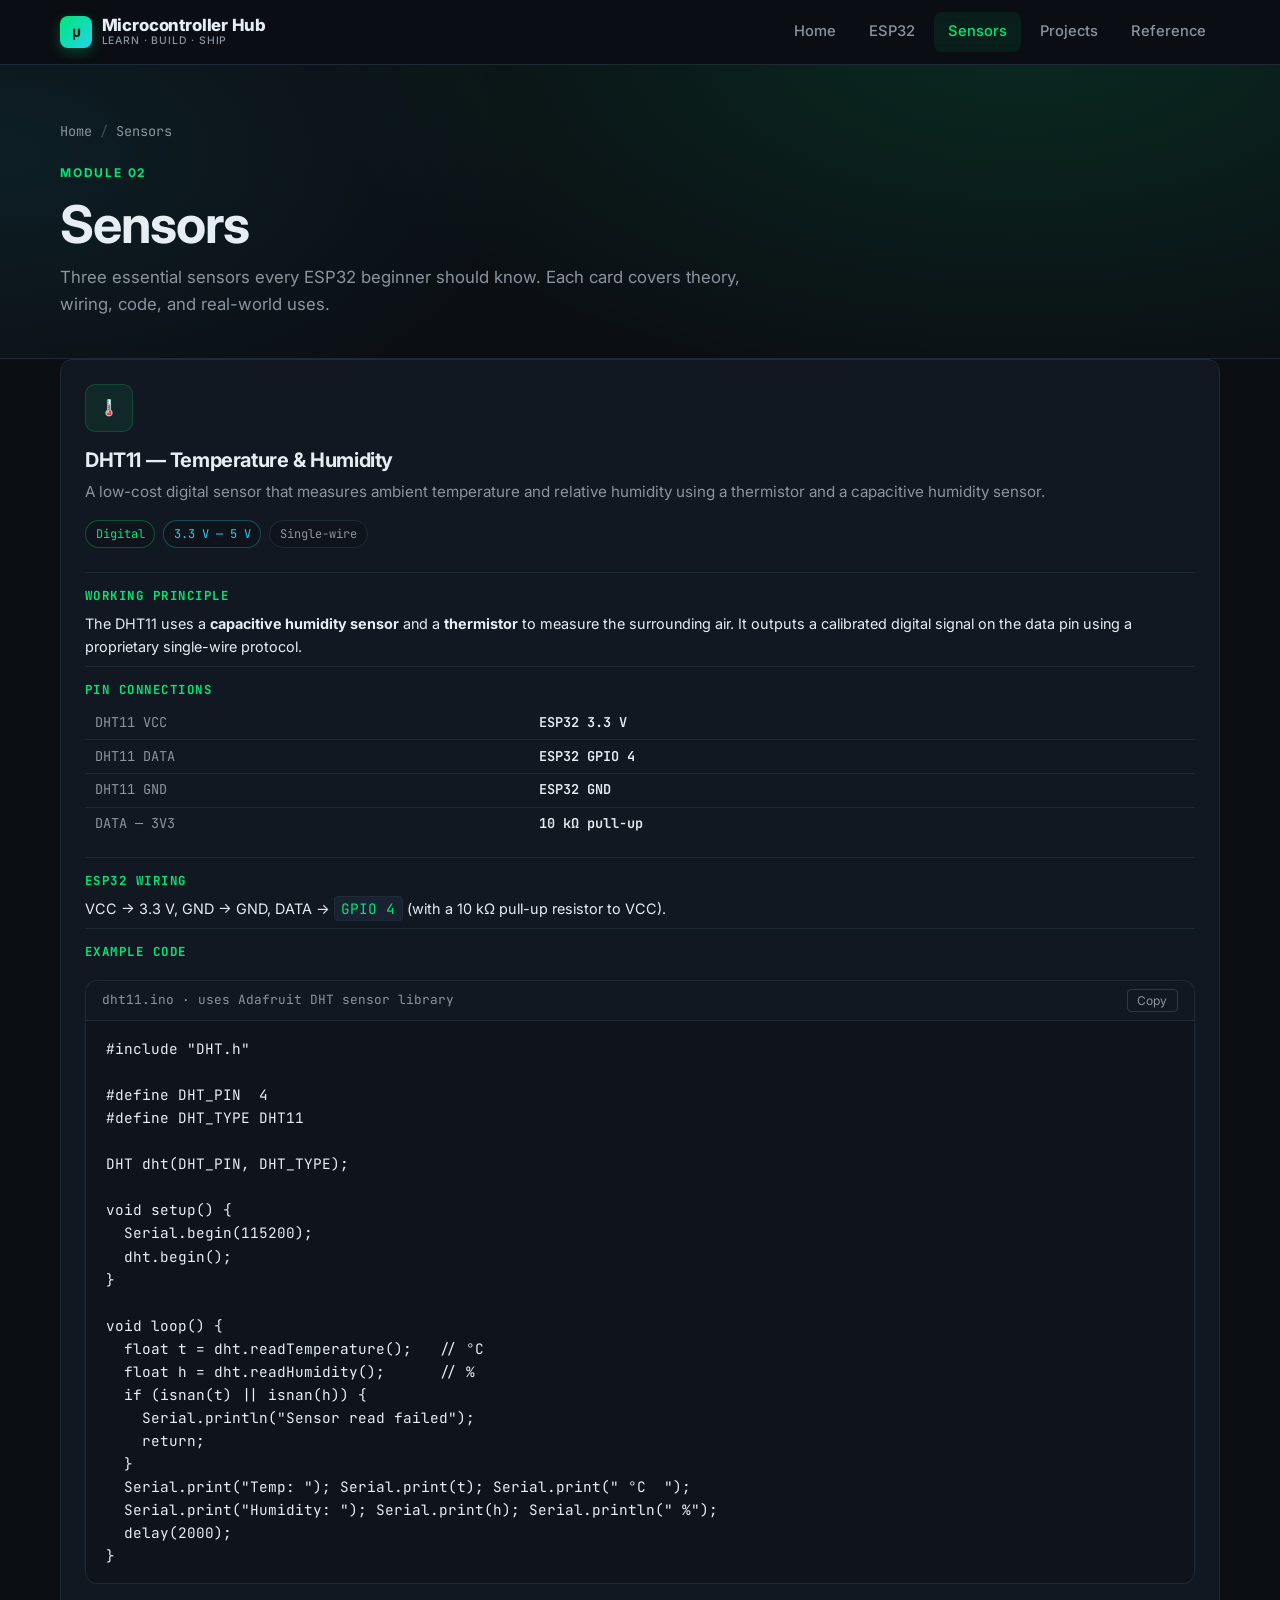
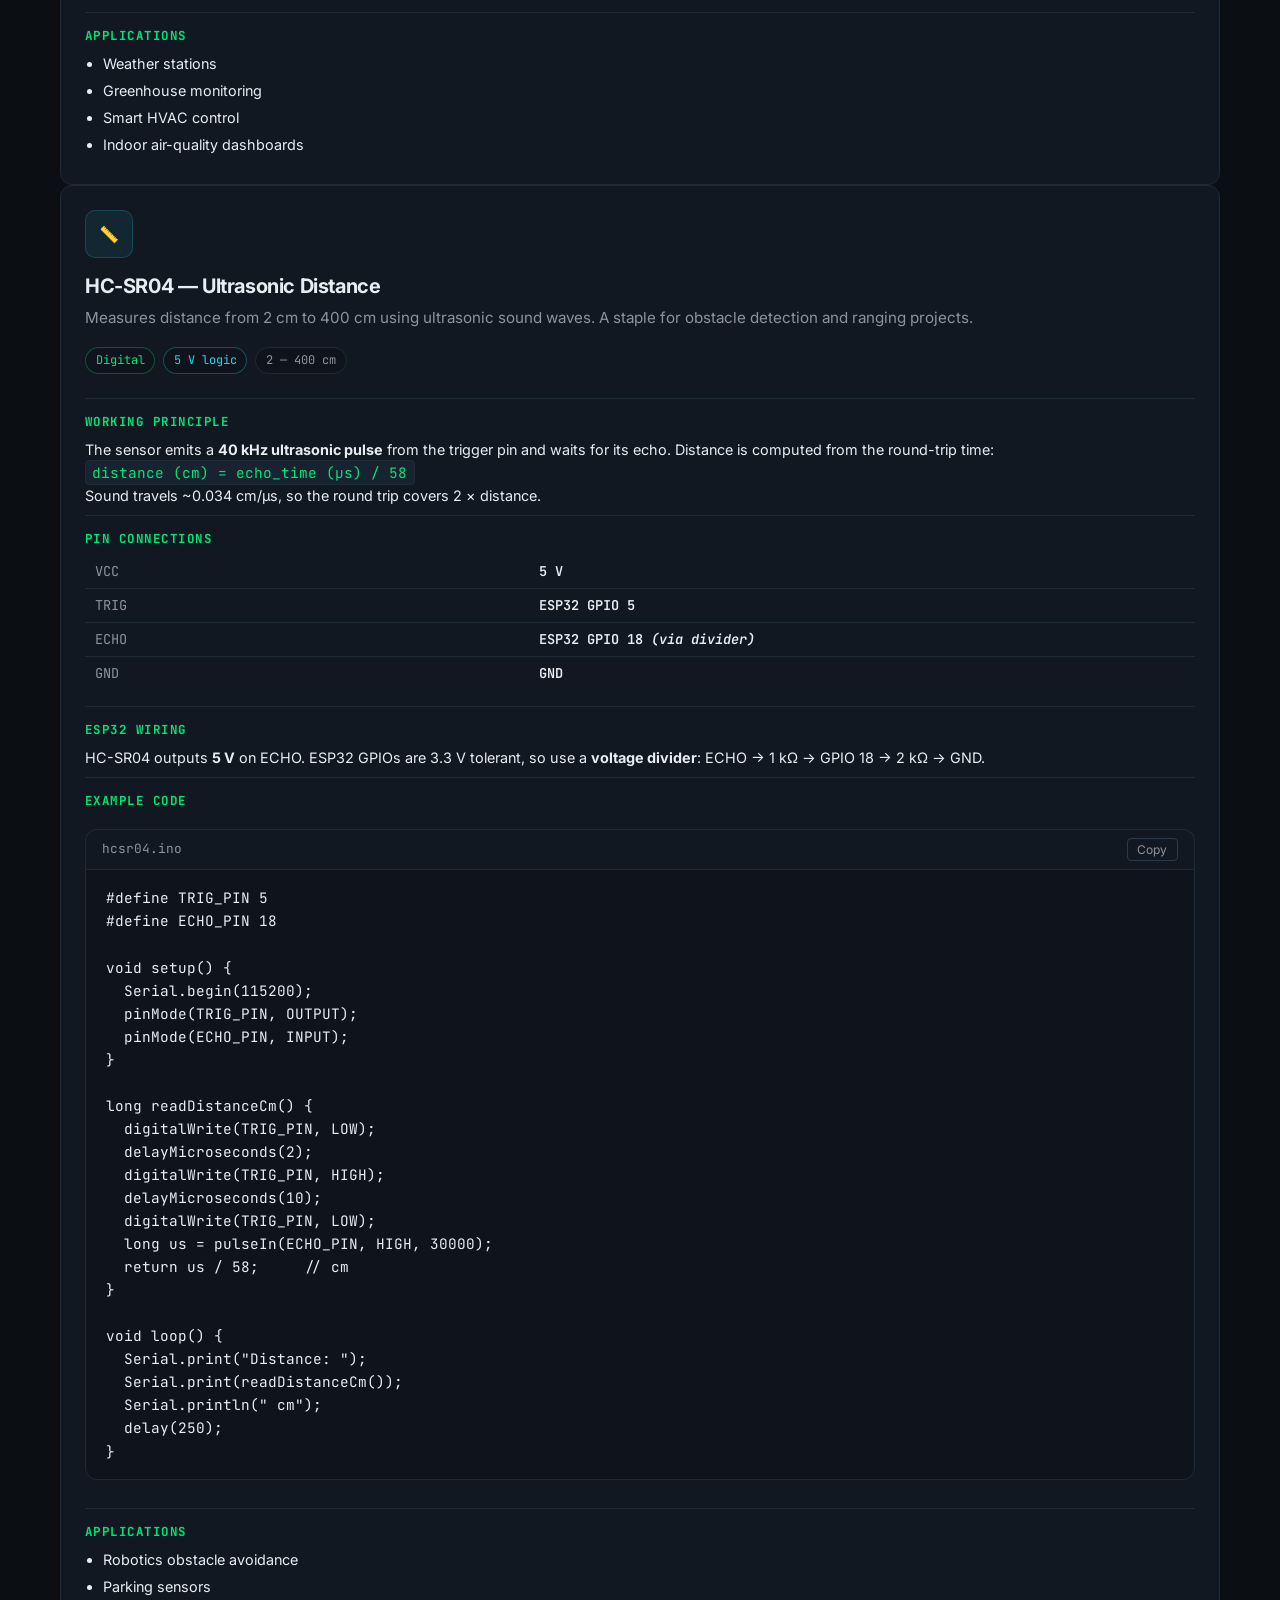
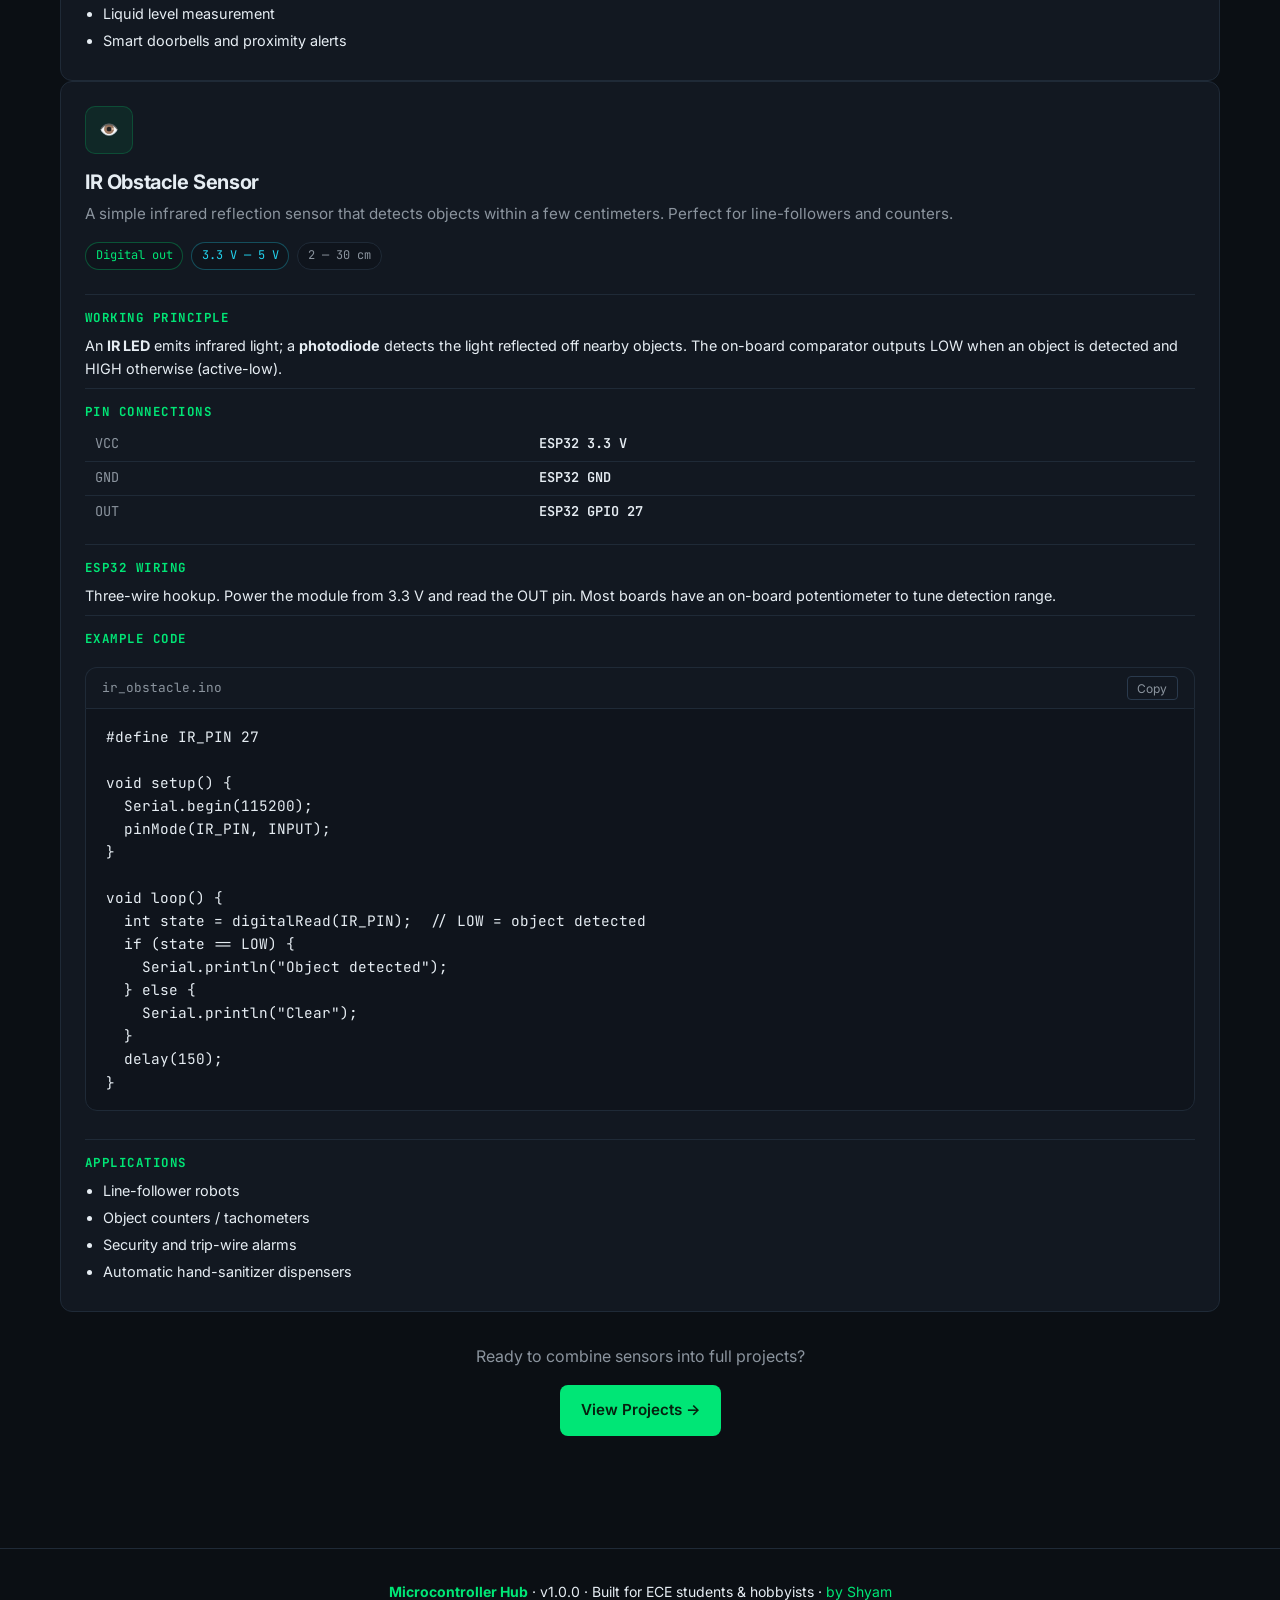
<file: sensors.html>
<!DOCTYPE html>
<html lang="en">
<head>
<meta charset="UTF-8" />
<meta name="viewport" content="width=device-width, initial-scale=1.0" />
<title>Sensors — Microcontroller Hub</title>
<meta name="description" content="DHT11, HC-SR04, and IR obstacle sensor — wiring, code, and applications for ESP32." />
<link rel="preconnect" href="https://fonts.googleapis.com" />
<link rel="preconnect" href="https://fonts.gstatic.com" crossorigin />
<link href="https://fonts.googleapis.com/css2?family=Inter:wght@400;500;600;700;800&family=JetBrains+Mono:wght@400;500;700&display=swap" rel="stylesheet" />
<link rel="stylesheet" href="assets/css/variables.css" />
<link rel="stylesheet" href="assets/css/base.css" />
<link rel="stylesheet" href="assets/css/header.css" />
<link rel="stylesheet" href="assets/css/cards.css" />
<link rel="stylesheet" href="assets/css/content.css" />
<link rel="stylesheet" href="assets/css/responsive.css" />
</head>
<body>

<header class="site-header">
  <div class="container">
    <nav class="nav">
      <a href="index.html" class="brand">
        <span class="brand-logo">µ</span>
        <span class="brand-text">Microcontroller Hub<small>Learn · Build · Ship</small></span>
      </a>
      <button class="nav-toggle" aria-label="Toggle menu"><span></span></button>
      <ul class="nav-links">
        <li><a href="index.html" class="nav-link">Home</a></li>
        <li><a href="esp32.html" class="nav-link">ESP32</a></li>
        <li><a href="sensors.html" class="nav-link active">Sensors</a></li>
        <li><a href="projects.html" class="nav-link">Projects</a></li>
        <li><a href="reference.html" class="nav-link">Reference</a></li>
      </ul>
    </nav>
  </div>
</header>

<header class="page-head">
  <div class="container">
    <div class="breadcrumb">
      <a href="index.html">Home</a><span class="sep">/</span><span>Sensors</span>
    </div>
    <span class="eyebrow">Module 02</span>
    <h1>Sensors</h1>
    <p>Three essential sensors every ESP32 beginner should know. Each card covers theory, wiring, code, and real-world uses.</p>
  </div>
</header>

<main class="container">

  <!-- DHT11 -->
  <article class="card" id="dht11">
    <div class="card-icon">🌡️</div>
    <h2>DHT11 — Temperature &amp; Humidity</h2>
    <p>A low-cost digital sensor that measures ambient temperature and relative humidity using a thermistor and a capacitive humidity sensor.</p>
    <div class="card-meta">
      <span class="tag green">Digital</span>
      <span class="tag cyan">3.3 V — 5 V</span>
      <span class="tag">Single-wire</span>
    </div>

    <div class="card-section">
      <h3>Working Principle</h3>
      <p>The DHT11 uses a <strong>capacitive humidity sensor</strong> and a <strong>thermistor</strong> to measure the surrounding air. It outputs a calibrated digital signal on the data pin using a proprietary single-wire protocol.</p>
    </div>

    <div class="card-section">
      <h3>Pin Connections</h3>
      <table class="pin-table">
        <tr><td>DHT11 VCC</td><td>ESP32 3.3 V</td></tr>
        <tr><td>DHT11 DATA</td><td>ESP32 GPIO 4</td></tr>
        <tr><td>DHT11 GND</td><td>ESP32 GND</td></tr>
        <tr><td>DATA — 3V3</td><td>10 kΩ pull-up</td></tr>
      </table>
    </div>

    <div class="card-section">
      <h3>ESP32 Wiring</h3>
      <p>VCC → 3.3 V, GND → GND, DATA → <code>GPIO 4</code> (with a 10 kΩ pull-up resistor to VCC).</p>
    </div>

    <div class="card-section">
      <h3>Example Code</h3>
      <div class="code-block">
        <header>
          <span>dht11.ino · uses Adafruit DHT sensor library</span>
          <button class="copy-btn">Copy</button>
        </header>
<pre><code>#include "DHT.h"

#define DHT_PIN  4
#define DHT_TYPE DHT11

DHT dht(DHT_PIN, DHT_TYPE);

void setup() {
  Serial.begin(115200);
  dht.begin();
}

void loop() {
  float t = dht.readTemperature();   // °C
  float h = dht.readHumidity();      // %
  if (isnan(t) || isnan(h)) {
    Serial.println("Sensor read failed");
    return;
  }
  Serial.print("Temp: "); Serial.print(t); Serial.print(" °C  ");
  Serial.print("Humidity: "); Serial.print(h); Serial.println(" %");
  delay(2000);
}</code></pre>
      </div>
    </div>

    <div class="card-section">
      <h3>Applications</h3>
      <ul>
        <li>Weather stations</li>
        <li>Greenhouse monitoring</li>
        <li>Smart HVAC control</li>
        <li>Indoor air-quality dashboards</li>
      </ul>
    </div>
  </article>

  <!-- HC-SR04 -->
  <article class="card" id="hcsr04">
    <div class="card-icon cyan">📏</div>
    <h2>HC-SR04 — Ultrasonic Distance</h2>
    <p>Measures distance from 2 cm to 400 cm using ultrasonic sound waves. A staple for obstacle detection and ranging projects.</p>
    <div class="card-meta">
      <span class="tag green">Digital</span>
      <span class="tag cyan">5 V logic</span>
      <span class="tag">2 — 400 cm</span>
    </div>

    <div class="card-section">
      <h3>Working Principle</h3>
      <p>The sensor emits a <strong>40 kHz ultrasonic pulse</strong> from the trigger pin and waits for its echo. Distance is computed from the round-trip time:</p>
      <p><code>distance (cm) = echo_time (µs) / 58</code></p>
      <p>Sound travels ~0.034 cm/µs, so the round trip covers 2 × distance.</p>
    </div>

    <div class="card-section">
      <h3>Pin Connections</h3>
      <table class="pin-table">
        <tr><td>VCC</td><td>5 V</td></tr>
        <tr><td>TRIG</td><td>ESP32 GPIO 5</td></tr>
        <tr><td>ECHO</td><td>ESP32 GPIO 18 <em>(via divider)</em></td></tr>
        <tr><td>GND</td><td>GND</td></tr>
      </table>
    </div>

    <div class="card-section">
      <h3>ESP32 Wiring</h3>
      <p>HC-SR04 outputs <strong>5 V</strong> on ECHO. ESP32 GPIOs are 3.3 V tolerant, so use a <strong>voltage divider</strong>: ECHO → 1 kΩ → GPIO 18 → 2 kΩ → GND.</p>
    </div>

    <div class="card-section">
      <h3>Example Code</h3>
      <div class="code-block">
        <header>
          <span>hcsr04.ino</span>
          <button class="copy-btn">Copy</button>
        </header>
<pre><code>#define TRIG_PIN 5
#define ECHO_PIN 18

void setup() {
  Serial.begin(115200);
  pinMode(TRIG_PIN, OUTPUT);
  pinMode(ECHO_PIN, INPUT);
}

long readDistanceCm() {
  digitalWrite(TRIG_PIN, LOW);
  delayMicroseconds(2);
  digitalWrite(TRIG_PIN, HIGH);
  delayMicroseconds(10);
  digitalWrite(TRIG_PIN, LOW);
  long us = pulseIn(ECHO_PIN, HIGH, 30000);
  return us / 58;     // cm
}

void loop() {
  Serial.print("Distance: ");
  Serial.print(readDistanceCm());
  Serial.println(" cm");
  delay(250);
}</code></pre>
      </div>
    </div>

    <div class="card-section">
      <h3>Applications</h3>
      <ul>
        <li>Robotics obstacle avoidance</li>
        <li>Parking sensors</li>
        <li>Liquid level measurement</li>
        <li>Smart doorbells and proximity alerts</li>
      </ul>
    </div>
  </article>

  <!-- IR Obstacle -->
  <article class="card" id="ir">
    <div class="card-icon">👁️</div>
    <h2>IR Obstacle Sensor</h2>
    <p>A simple infrared reflection sensor that detects objects within a few centimeters. Perfect for line-followers and counters.</p>
    <div class="card-meta">
      <span class="tag green">Digital out</span>
      <span class="tag cyan">3.3 V — 5 V</span>
      <span class="tag">2 — 30 cm</span>
    </div>

    <div class="card-section">
      <h3>Working Principle</h3>
      <p>An <strong>IR LED</strong> emits infrared light; a <strong>photodiode</strong> detects the light reflected off nearby objects. The on-board comparator outputs LOW when an object is detected and HIGH otherwise (active-low).</p>
    </div>

    <div class="card-section">
      <h3>Pin Connections</h3>
      <table class="pin-table">
        <tr><td>VCC</td><td>ESP32 3.3 V</td></tr>
        <tr><td>GND</td><td>ESP32 GND</td></tr>
        <tr><td>OUT</td><td>ESP32 GPIO 27</td></tr>
      </table>
    </div>

    <div class="card-section">
      <h3>ESP32 Wiring</h3>
      <p>Three-wire hookup. Power the module from 3.3 V and read the OUT pin. Most boards have an on-board potentiometer to tune detection range.</p>
    </div>

    <div class="card-section">
      <h3>Example Code</h3>
      <div class="code-block">
        <header>
          <span>ir_obstacle.ino</span>
          <button class="copy-btn">Copy</button>
        </header>
<pre><code>#define IR_PIN 27

void setup() {
  Serial.begin(115200);
  pinMode(IR_PIN, INPUT);
}

void loop() {
  int state = digitalRead(IR_PIN);  // LOW = object detected
  if (state == LOW) {
    Serial.println("Object detected");
  } else {
    Serial.println("Clear");
  }
  delay(150);
}</code></pre>
      </div>
    </div>

    <div class="card-section">
      <h3>Applications</h3>
      <ul>
        <li>Line-follower robots</li>
        <li>Object counters / tachometers</li>
        <li>Security and trip-wire alarms</li>
        <li>Automatic hand-sanitizer dispensers</li>
      </ul>
    </div>
  </article>

  <div style="text-align:center; padding: 2rem 0 3rem;">
    <p class="text-muted" style="margin-bottom:1rem;">Ready to combine sensors into full projects?</p>
    <a href="projects.html" class="btn btn-primary">View Projects →</a>
  </div>

</main>

<footer class="footer">
  <div class="container">
    <p><strong>Microcontroller Hub</strong> · v1.0.0 · Built for ECE students &amp; hobbyists · <span class="text-green">by Shyam</span></p>
  </div>
</footer>

<script src="assets/js/nav.js"></script>
<script src="assets/js/code.js"></script>
</body>
</html>
</file>
<file: assets/css/variables.css>
/* ============================================
   Microcontroller Hub — Theme Variables
   v1.0.0
   ============================================ */
:root {
  /* Backgrounds */
  --bg: #0b0f14;
  --bg-2: #0f141c;
  --surface: #121821;
  --surface-2: #182230;
  --border: #1f2a37;
  --border-strong: #2a3a4d;

  /* Text */
  --text: #e6edf3;
  --muted: #8b949e;
  --dim: #6b7480;

  /* Brand accents */
  --esp32: #00e676;
  --esp32-dim: #00c853;
  --cyan: #22d3ee;
  --cyan-dim: #06b6d4;
  --amber: #fbbf24;
  --rose: #f43f5e;

  /* Gradients */
  --grad-hero: radial-gradient(
      1200px 600px at 80% -10%,
      rgba(0, 230, 118, 0.12),
      transparent 60%
    ),
    radial-gradient(900px 500px at 0% 30%, rgba(34, 211, 238, 0.08), transparent 60%);

  /* Typography */
  --font-sans: "Inter", -apple-system, BlinkMacSystemFont, "Segoe UI", Roboto, sans-serif;
  --font-mono: "JetBrains Mono", "Fira Code", Consolas, "Courier New", monospace;

  /* Layout */
  --container: 1200px;
  --radius: 12px;
  --radius-sm: 8px;
  --radius-lg: 18px;

  /* Shadows */
  --shadow-1: 0 1px 2px rgba(0, 0, 0, 0.4);
  --shadow-2: 0 8px 24px rgba(0, 0, 0, 0.35);

  /* Transitions */
  --t-fast: 0.15s ease;
  --t: 0.25s ease;
}
</file>
<file: assets/css/base.css>
/* ============================================
   Microcontroller Hub — Base
   v1.0.0
   ============================================ */
* {
  box-sizing: border-box;
  margin: 0;
  padding: 0;
}

html {
  scroll-behavior: smooth;
  -webkit-text-size-adjust: 100%;
}

body {
  font-family: var(--font-sans);
  background: var(--bg);
  color: var(--text);
  line-height: 1.6;
  min-height: 100vh;
  -webkit-font-smoothing: antialiased;
  -moz-osx-font-smoothing: grayscale;
  overflow-x: hidden;
}

a {
  color: var(--esp32);
  text-decoration: none;
  transition: color var(--t-fast);
}
a:hover {
  color: var(--cyan);
}

img,
svg {
  max-width: 100%;
  display: block;
}

h1,
h2,
h3,
h4 {
  font-weight: 700;
  line-height: 1.2;
  letter-spacing: -0.02em;
}

h1 {
  font-size: clamp(2rem, 5vw, 3.25rem);
}
h2 {
  font-size: clamp(1.5rem, 3vw, 2rem);
}
h3 {
  font-size: 1.25rem;
}

p {
  color: var(--text);
}

code,
pre {
  font-family: var(--font-mono);
  font-size: 0.9rem;
}

code {
  background: var(--surface-2);
  color: var(--esp32);
  padding: 0.15em 0.45em;
  border-radius: 4px;
  border: 1px solid var(--border);
}

pre {
  background: var(--bg-2);
  border: 1px solid var(--border);
  border-radius: var(--radius);
  padding: 1rem 1.25rem;
  overflow-x: auto;
  position: relative;
}
pre code {
  background: none;
  border: none;
  color: var(--text);
  padding: 0;
  display: block;
  line-height: 1.6;
}

ul,
ol {
  padding-left: 1.25rem;
}
li {
  margin: 0.25rem 0;
  color: var(--text);
}

::selection {
  background: rgba(0, 230, 118, 0.3);
  color: var(--text);
}

::-webkit-scrollbar {
  width: 10px;
  height: 10px;
}
::-webkit-scrollbar-track {
  background: var(--bg);
}
::-webkit-scrollbar-thumb {
  background: var(--border-strong);
  border-radius: 5px;
}
::-webkit-scrollbar-thumb:hover {
  background: var(--esp32-dim);
}

/* Layout */
.container {
  width: 100%;
  max-width: var(--container);
  margin: 0 auto;
  padding: 0 1.25rem;
}

.section {
  padding: 4rem 0;
}

.eyebrow {
  display: inline-block;
  font-size: 0.75rem;
  font-weight: 700;
  letter-spacing: 0.15em;
  text-transform: uppercase;
  color: var(--esp32);
  margin-bottom: 0.75rem;
}

/* Buttons */
.btn {
  display: inline-flex;
  align-items: center;
  gap: 0.5rem;
  padding: 0.75rem 1.25rem;
  border-radius: var(--radius-sm);
  font-weight: 600;
  font-size: 0.95rem;
  cursor: pointer;
  border: 1px solid transparent;
  transition: all var(--t);
  text-decoration: none;
  white-space: nowrap;
}
.btn-primary {
  background: var(--esp32);
  color: #06210f;
}
.btn-primary:hover {
  background: var(--esp32-dim);
  color: #06210f;
  transform: translateY(-1px);
  box-shadow: 0 6px 20px rgba(0, 230, 118, 0.25);
}
.btn-secondary {
  background: transparent;
  color: var(--text);
  border-color: var(--border-strong);
}
.btn-secondary:hover {
  border-color: var(--cyan);
  color: var(--cyan);
}
.btn-ghost {
  background: transparent;
  color: var(--muted);
  border-color: transparent;
}
.btn-ghost:hover {
  color: var(--text);
}

/* Utility */
.grid {
  display: grid;
  gap: 1.5rem;
}
.flex {
  display: flex;
  gap: 1rem;
  align-items: center;
  flex-wrap: wrap;
}
.text-muted {
  color: var(--muted);
}
.text-cyan {
  color: var(--cyan);
}
.text-green {
  color: var(--esp32);
}

/* Footer */
.footer {
  border-top: 1px solid var(--border);
  margin-top: 4rem;
  padding: 2rem 0;
  text-align: center;
  color: var(--muted);
  font-size: 0.875rem;
}
.footer strong {
  color: var(--esp32);
}
</file>
<file: assets/css/header.css>
/* ============================================
   Microcontroller Hub — Header / Navigation
   v1.0.0
   ============================================ */
.site-header {
  position: sticky;
  top: 0;
  z-index: 100;
  background: rgba(11, 15, 20, 0.85);
  backdrop-filter: blur(12px);
  -webkit-backdrop-filter: blur(12px);
  border-bottom: 1px solid var(--border);
}

.nav {
  display: flex;
  align-items: center;
  justify-content: space-between;
  height: 64px;
}

.brand {
  display: flex;
  align-items: center;
  gap: 0.6rem;
  font-weight: 800;
  font-size: 1.05rem;
  color: var(--text);
  letter-spacing: -0.01em;
}
.brand:hover {
  color: var(--text);
}
.brand-logo {
  width: 32px;
  height: 32px;
  border-radius: 8px;
  background: linear-gradient(135deg, var(--esp32), var(--cyan));
  display: grid;
  place-items: center;
  color: #06210f;
  font-family: var(--font-mono);
  font-weight: 800;
  font-size: 0.95rem;
  box-shadow: 0 4px 12px rgba(0, 230, 118, 0.25);
}
.brand-text {
  display: flex;
  flex-direction: column;
  line-height: 1;
}
.brand-text small {
  font-size: 0.65rem;
  font-weight: 500;
  color: var(--muted);
  letter-spacing: 0.08em;
  text-transform: uppercase;
  margin-top: 2px;
}

.nav-links {
  display: flex;
  gap: 0.25rem;
  list-style: none;
  padding: 0;
}
.nav-link {
  display: block;
  padding: 0.5rem 0.9rem;
  border-radius: var(--radius-sm);
  color: var(--muted);
  font-weight: 500;
  font-size: 0.92rem;
  transition: all var(--t-fast);
}
.nav-link:hover {
  color: var(--text);
  background: var(--surface);
}
.nav-link.active {
  color: var(--esp32);
  background: rgba(0, 230, 118, 0.08);
}

.nav-toggle {
  display: none;
  background: none;
  border: 1px solid var(--border-strong);
  color: var(--text);
  width: 40px;
  height: 40px;
  border-radius: var(--radius-sm);
  cursor: pointer;
  align-items: center;
  justify-content: center;
}
.nav-toggle span {
  display: block;
  width: 18px;
  height: 2px;
  background: var(--text);
  position: relative;
  transition: all var(--t-fast);
}
.nav-toggle span::before,
.nav-toggle span::after {
  content: "";
  position: absolute;
  left: 0;
  width: 100%;
  height: 2px;
  background: var(--text);
  transition: all var(--t-fast);
}
.nav-toggle span::before {
  top: -6px;
}
.nav-toggle span::after {
  top: 6px;
}
.nav-toggle.open span {
  background: transparent;
}
.nav-toggle.open span::before {
  top: 0;
  transform: rotate(45deg);
}
.nav-toggle.open span::after {
  top: 0;
  transform: rotate(-45deg);
}

@media (max-width: 768px) {
  .nav-toggle {
    display: flex;
  }
  .nav-links {
    position: absolute;
    top: 64px;
    left: 0;
    right: 0;
    background: var(--bg-2);
    border-bottom: 1px solid var(--border);
    flex-direction: column;
    padding: 0.5rem;
    gap: 0.25rem;
    transform: translateY(-10px);
    opacity: 0;
    pointer-events: none;
    transition: all var(--t);
  }
  .nav-links.open {
    transform: translateY(0);
    opacity: 1;
    pointer-events: auto;
  }
  .nav-link {
    padding: 0.75rem 1rem;
  }
}
</file>
<file: assets/css/home.css>
/* ============================================
   Microcontroller Hub — Home (Hero + Roadmap)
   v1.0.0
   ============================================ */
.hero {
  position: relative;
  background: var(--grad-hero);
  padding: 6rem 0 5rem;
  border-bottom: 1px solid var(--border);
  overflow: hidden;
}

.hero::before {
  content: "";
  position: absolute;
  inset: 0;
  background-image: linear-gradient(
      rgba(255, 255, 255, 0.02) 1px,
      transparent 1px
    ),
    linear-gradient(90deg, rgba(255, 255, 255, 0.02) 1px, transparent 1px);
  background-size: 40px 40px;
  mask-image: radial-gradient(ellipse at center, black 40%, transparent 80%);
  -webkit-mask-image: radial-gradient(ellipse at center, black 40%, transparent 80%);
  pointer-events: none;
}

.hero-inner {
  position: relative;
  display: grid;
  grid-template-columns: 1.2fr 1fr;
  gap: 3rem;
  align-items: center;
}

.hero h1 {
  margin-bottom: 1rem;
  background: linear-gradient(135deg, var(--text) 0%, var(--esp32) 60%, var(--cyan) 100%);
  -webkit-background-clip: text;
  background-clip: text;
  -webkit-text-fill-color: transparent;
  color: transparent;
}

.hero-tag {
  font-size: 1.05rem;
  color: var(--muted);
  max-width: 540px;
  margin-bottom: 1.5rem;
}

.hero-sub {
  font-size: 1.1rem;
  color: var(--text);
  margin-bottom: 2rem;
  font-weight: 500;
  line-height: 1.7;
}
.hero-sub .pill {
  display: inline-block;
  padding: 0.3rem 0.75rem;
  margin: 0 0.25rem 0.5rem 0;
  background: var(--surface);
  border: 1px solid var(--border-strong);
  border-radius: 999px;
  font-size: 0.9rem;
  font-family: var(--font-mono);
  color: var(--text);
}
.hero-sub .pill::before {
  content: "›";
  color: var(--esp32);
  margin-right: 0.4rem;
}

.hero-actions {
  display: flex;
  gap: 0.75rem;
  flex-wrap: wrap;
}

/* Hero visual */
.hero-visual {
  position: relative;
  height: 360px;
  display: flex;
  align-items: center;
  justify-content: center;
}
.chip {
  position: absolute;
  background: var(--surface);
  border: 1px solid var(--border-strong);
  border-radius: var(--radius);
  padding: 0.75rem 1rem;
  font-family: var(--font-mono);
  font-size: 0.85rem;
  color: var(--text);
  box-shadow: var(--shadow-2);
  animation: float 6s ease-in-out infinite;
}
.chip strong {
  color: var(--esp32);
  display: block;
  font-size: 0.7rem;
  letter-spacing: 0.1em;
  text-transform: uppercase;
  margin-bottom: 0.25rem;
}
.chip.c1 {
  top: 10%;
  left: 5%;
  animation-delay: 0s;
}
.chip.c2 {
  top: 45%;
  right: 5%;
  border-color: var(--cyan);
  animation-delay: 1.5s;
}
.chip.c2 strong {
  color: var(--cyan);
}
.chip.c3 {
  bottom: 8%;
  left: 25%;
  animation-delay: 3s;
}
.chip .dot {
  display: inline-block;
  width: 8px;
  height: 8px;
  border-radius: 50%;
  background: var(--esp32);
  margin-right: 0.5rem;
  box-shadow: 0 0 8px var(--esp32);
  animation: pulse 1.5s ease-in-out infinite;
}

@keyframes float {
  0%,
  100% {
    transform: translateY(0);
  }
  50% {
    transform: translateY(-10px);
  }
}
@keyframes pulse {
  0%,
  100% {
    opacity: 1;
  }
  50% {
    opacity: 0.4;
  }
}

/* Roadmap */
.roadmap {
  background: var(--bg);
}
.roadmap-head {
  text-align: center;
  margin-bottom: 3rem;
}
.roadmap-head h2 {
  margin-bottom: 0.5rem;
}
.roadmap-head p {
  color: var(--muted);
  max-width: 540px;
  margin: 0 auto;
}

.roadmap-track {
  display: flex;
  flex-direction: column;
  gap: 0;
  max-width: 720px;
  margin: 0 auto;
  position: relative;
}
.roadmap-step {
  display: grid;
  grid-template-columns: 56px 1fr;
  gap: 1.5rem;
  align-items: stretch;
}
.roadmap-marker {
  display: flex;
  flex-direction: column;
  align-items: center;
}
.roadmap-dot {
  width: 40px;
  height: 40px;
  border-radius: 50%;
  background: var(--surface);
  border: 2px solid var(--esp32);
  display: grid;
  place-items: center;
  color: var(--esp32);
  font-family: var(--font-mono);
  font-weight: 700;
  font-size: 0.95rem;
  flex-shrink: 0;
  z-index: 2;
  box-shadow: 0 0 0 6px var(--bg);
}
.roadmap-line {
  flex: 1;
  width: 2px;
  background: linear-gradient(180deg, var(--esp32), var(--cyan));
  opacity: 0.4;
  margin: 4px 0;
}
.roadmap-step:last-child .roadmap-line {
  display: none;
}
.roadmap-content {
  background: var(--surface);
  border: 1px solid var(--border);
  border-radius: var(--radius);
  padding: 1.25rem 1.5rem;
  margin-bottom: 0.75rem;
  transition: all var(--t);
}
.roadmap-content:hover {
  border-color: var(--esp32);
  transform: translateX(4px);
}
.roadmap-content h3 {
  font-size: 1.1rem;
  margin-bottom: 0.35rem;
  color: var(--text);
}
.roadmap-content h3 .badge {
  font-size: 0.7rem;
  color: var(--esp32);
  font-family: var(--font-mono);
  font-weight: 500;
  margin-left: 0.5rem;
}
.roadmap-content p {
  color: var(--muted);
  font-size: 0.92rem;
}

/* Features */
.features {
  background: var(--bg-2);
  border-top: 1px solid var(--border);
  border-bottom: 1px solid var(--border);
}
.features-head {
  text-align: center;
  margin-bottom: 3rem;
}
.features-grid {
  display: grid;
  grid-template-columns: repeat(auto-fit, minmax(260px, 1fr));
  gap: 1.25rem;
}
.feature {
  background: var(--surface);
  border: 1px solid var(--border);
  border-radius: var(--radius);
  padding: 1.5rem;
  transition: all var(--t);
}
.feature:hover {
  border-color: var(--esp32);
  transform: translateY(-3px);
}
.feature-icon {
  width: 44px;
  height: 44px;
  border-radius: 10px;
  background: rgba(0, 230, 118, 0.1);
  border: 1px solid rgba(0, 230, 118, 0.25);
  display: grid;
  place-items: center;
  color: var(--esp32);
  margin-bottom: 1rem;
  font-size: 1.3rem;
}
.feature h3 {
  font-size: 1.05rem;
  margin-bottom: 0.4rem;
}
.feature p {
  color: var(--muted);
  font-size: 0.92rem;
}

/* Quick start */
.cta {
  text-align: center;
  padding: 4rem 0;
}
.cta h2 {
  margin-bottom: 0.75rem;
}
.cta p {
  color: var(--muted);
  max-width: 480px;
  margin: 0 auto 1.5rem;
}

@media (max-width: 860px) {
  .hero-inner {
    grid-template-columns: 1fr;
  }
  .hero-visual {
    height: 260px;
  }
  .hero {
    padding: 4rem 0 3.5rem;
  }
}
@media (max-width: 480px) {
  .chip {
    font-size: 0.75rem;
    padding: 0.6rem 0.8rem;
  }
}
</file>
<file: assets/css/responsive.css>
/* ============================================
   Microcontroller Hub — Responsive (final pass)
   v1.0.0
   ============================================ */
@media (max-width: 1024px) {
  .container {
    padding: 0 1rem;
  }
}

@media (max-width: 768px) {
  .section {
    padding: 3rem 0;
  }
  h1 {
    font-size: 2rem;
  }
  h2 {
    font-size: 1.5rem;
  }
  .roadmap-step {
    grid-template-columns: 44px 1fr;
    gap: 1rem;
  }
  .roadmap-dot {
    width: 36px;
    height: 36px;
    font-size: 0.85rem;
  }
  .roadmap-content {
    padding: 1rem 1.1rem;
  }
}

@media (max-width: 480px) {
  .hero {
    padding: 3rem 0 2.5rem;
  }
  .hero-actions {
    flex-direction: column;
    align-items: stretch;
  }
  .hero-actions .btn {
    justify-content: center;
  }
  .page-head,
  .page-header {
    padding: 2.5rem 0 1.75rem;
  }
  pre {
    font-size: 0.8rem;
    padding: 0.85rem 1rem;
  }
  th,
  td {
    padding: 0.6rem 0.7rem;
    font-size: 0.85rem;
  }
}
</file>
<file: assets/css/content.css>
/* ============================================
   Microcontroller Hub — Content (Docs layout)
   v1.0.0
   ============================================ */
.page-header {
  padding: 3.5rem 0 2rem;
  border-bottom: 1px solid var(--border);
  background: var(--grad-hero);
}
.page-header h1 {
  margin-bottom: 0.75rem;
}
.page-header p {
  color: var(--muted);
  max-width: 720px;
  font-size: 1.05rem;
}
.breadcrumb {
  display: flex;
  gap: 0.5rem;
  align-items: center;
  color: var(--muted);
  font-size: 0.85rem;
  margin-bottom: 1rem;
  font-family: var(--font-mono);
}
.breadcrumb a {
  color: var(--muted);
}
.breadcrumb a:hover {
  color: var(--esp32);
}
.breadcrumb .sep {
  opacity: 0.4;
}

.docs {
  display: grid;
  grid-template-columns: 240px 1fr;
  gap: 2.5rem;
  padding: 3rem 0;
}

.docs-toc {
  position: sticky;
  top: 88px;
  align-self: start;
  max-height: calc(100vh - 100px);
  overflow-y: auto;
  padding-right: 0.5rem;
}
.docs-toc h4 {
  font-size: 0.75rem;
  letter-spacing: 0.15em;
  text-transform: uppercase;
  color: var(--muted);
  margin-bottom: 0.75rem;
  font-weight: 700;
}
.docs-toc ul {
  list-style: none;
  padding: 0;
  border-left: 1px solid var(--border);
}
.docs-toc li {
  margin: 0;
}
.docs-toc a {
  display: block;
  padding: 0.4rem 0 0.4rem 1rem;
  margin-left: -1px;
  border-left: 2px solid transparent;
  color: var(--muted);
  font-size: 0.9rem;
  transition: all var(--t-fast);
}
.docs-toc a:hover,
.docs-toc a.active {
  color: var(--esp32);
  border-left-color: var(--esp32);
}

.docs-body {
  max-width: 820px;
}
.docs-body section {
  margin-bottom: 3rem;
  scroll-margin-top: 80px;
}
.docs-body h2 {
  margin-bottom: 1rem;
  padding-bottom: 0.5rem;
  border-bottom: 1px solid var(--border);
}
.docs-body h3 {
  margin: 1.5rem 0 0.75rem;
  color: var(--cyan);
}
.docs-body p {
  margin-bottom: 1rem;
  color: var(--text);
}
.docs-body ul,
.docs-body ol {
  margin-bottom: 1rem;
}

/* Tables */
.table-wrap {
  overflow-x: auto;
  border: 1px solid var(--border);
  border-radius: var(--radius);
  margin: 1.25rem 0;
}
table {
  width: 100%;
  border-collapse: collapse;
  font-size: 0.92rem;
}
th,
td {
  padding: 0.75rem 1rem;
  text-align: left;
  border-bottom: 1px solid var(--border);
}
th {
  background: var(--surface);
  color: var(--esp32);
  font-weight: 600;
  font-size: 0.85rem;
  text-transform: uppercase;
  letter-spacing: 0.05em;
}
tbody tr:last-child td {
  border-bottom: none;
}
tbody tr:hover {
  background: var(--surface);
}
tbody td code {
  font-size: 0.85rem;
}

/* Code blocks */
.code-block {
  position: relative;
  margin: 1.25rem 0;
}
.code-block header {
  display: flex;
  justify-content: space-between;
  align-items: center;
  background: var(--surface);
  border: 1px solid var(--border);
  border-bottom: none;
  border-radius: var(--radius) var(--radius) 0 0;
  padding: 0.5rem 1rem;
  font-family: var(--font-mono);
  font-size: 0.8rem;
  color: var(--muted);
}
.code-block .copy-btn {
  background: none;
  border: 1px solid var(--border-strong);
  color: var(--muted);
  padding: 0.2rem 0.6rem;
  border-radius: 4px;
  font-size: 0.75rem;
  cursor: pointer;
  font-family: var(--font-sans);
  transition: all var(--t-fast);
}
.code-block .copy-btn:hover {
  color: var(--esp32);
  border-color: var(--esp32);
}
.code-block .copy-btn.copied {
  color: var(--esp32);
  border-color: var(--esp32);
}
.code-block pre {
  margin: 0;
  border-radius: 0 0 var(--radius) var(--radius);
}

/* Info callout */
.callout {
  display: flex;
  gap: 0.75rem;
  padding: 1rem 1.25rem;
  background: rgba(0, 230, 118, 0.05);
  border: 1px solid rgba(0, 230, 118, 0.2);
  border-left: 3px solid var(--esp32);
  border-radius: var(--radius-sm);
  margin: 1.25rem 0;
  font-size: 0.95rem;
}
.callout.info {
  background: rgba(34, 211, 238, 0.05);
  border-color: rgba(34, 211, 238, 0.2);
  border-left-color: var(--cyan);
}
.callout.warn {
  background: rgba(251, 191, 36, 0.05);
  border-color: rgba(251, 191, 36, 0.2);
  border-left-color: var(--amber);
}
.callout strong {
  color: var(--esp32);
  display: block;
  margin-bottom: 0.25rem;
}
.callout.info strong {
  color: var(--cyan);
}
.callout.warn strong {
  color: var(--amber);
}

@media (max-width: 860px) {
  .docs {
    grid-template-columns: 1fr;
    gap: 1.5rem;
  }
  .docs-toc {
    position: static;
    max-height: none;
    border: 1px solid var(--border);
    border-radius: var(--radius);
    padding: 1rem;
    background: var(--surface);
  }
  .docs-toc ul {
    columns: 2;
    border-left: none;
  }
  .docs-toc a {
    border-left: none;
    border-bottom: 1px solid var(--border);
    border-radius: 0;
    margin: 0;
  }
}
@media (max-width: 480px) {
  .docs-toc ul {
    columns: 1;
  }
}
</file>
<file: assets/css/cards.css>
/* ============================================
   Microcontroller Hub — Cards (Sensors, Projects)
   v1.0.0
   ============================================ */
.page-head {
  padding: 3.5rem 0 2.5rem;
  background: var(--grad-hero);
  border-bottom: 1px solid var(--border);
}
.page-head h1 {
  margin-bottom: 0.5rem;
}
.page-head p {
  color: var(--muted);
  max-width: 720px;
  font-size: 1.05rem;
}

.cards-grid {
  display: grid;
  grid-template-columns: repeat(auto-fit, minmax(300px, 1fr));
  gap: 1.5rem;
  padding: 3rem 0;
}

.card {
  background: var(--surface);
  border: 1px solid var(--border);
  border-radius: var(--radius);
  padding: 1.5rem;
  transition: all var(--t);
  display: flex;
  flex-direction: column;
  position: relative;
  overflow: hidden;
}
.card::before {
  content: "";
  position: absolute;
  top: 0;
  left: 0;
  width: 100%;
  height: 3px;
  background: linear-gradient(90deg, var(--esp32), var(--cyan));
  opacity: 0;
  transition: opacity var(--t);
}
.card:hover {
  border-color: var(--esp32);
  transform: translateY(-3px);
  box-shadow: var(--shadow-2);
}
.card:hover::before {
  opacity: 1;
}

.card-icon {
  width: 48px;
  height: 48px;
  border-radius: 10px;
  background: rgba(0, 230, 118, 0.08);
  border: 1px solid rgba(0, 230, 118, 0.2);
  display: grid;
  place-items: center;
  color: var(--esp32);
  margin-bottom: 1rem;
}
.card-icon.cyan {
  background: rgba(34, 211, 238, 0.08);
  border-color: rgba(34, 211, 238, 0.2);
  color: var(--cyan);
}

.card h2 {
  font-size: 1.25rem;
  margin-bottom: 0.5rem;
  color: var(--text);
}
.card > p {
  color: var(--muted);
  font-size: 0.95rem;
  margin-bottom: 1rem;
}

.card-meta {
  display: flex;
  gap: 0.5rem;
  flex-wrap: wrap;
  margin-bottom: 1rem;
}
.tag {
  display: inline-block;
  padding: 0.2rem 0.6rem;
  background: var(--bg-2);
  border: 1px solid var(--border);
  border-radius: 999px;
  font-size: 0.75rem;
  color: var(--muted);
  font-family: var(--font-mono);
}
.tag.green {
  color: var(--esp32);
  border-color: rgba(0, 230, 118, 0.3);
}
.tag.cyan {
  color: var(--cyan);
  border-color: rgba(34, 211, 238, 0.3);
}
.tag.amber {
  color: var(--amber);
  border-color: rgba(251, 191, 36, 0.3);
}
.tag.rose {
  color: var(--rose);
  border-color: rgba(244, 63, 94, 0.3);
}

.card-section {
  border-top: 1px solid var(--border);
  padding-top: 1rem;
  margin-top: 0.5rem;
}
.card-section h3 {
  font-size: 0.78rem;
  letter-spacing: 0.12em;
  text-transform: uppercase;
  color: var(--esp32);
  font-weight: 700;
  margin-bottom: 0.5rem;
  font-family: var(--font-mono);
}
.card-section p,
.card-section li {
  font-size: 0.9rem;
  color: var(--text);
  line-height: 1.6;
}
.card-section ul {
  padding-left: 1.1rem;
  margin: 0;
}

.pin-table {
  width: 100%;
  font-size: 0.85rem;
  margin: 0.5rem 0;
}
.pin-table td {
  padding: 0.35rem 0.6rem;
  border-bottom: 1px solid var(--border);
}
.pin-table td:first-child {
  color: var(--muted);
  font-family: var(--font-mono);
  width: 40%;
}
.pin-table td:last-child {
  color: var(--text);
  font-family: var(--font-mono);
  font-weight: 600;
}

.card-cta {
  margin-top: auto;
  padding-top: 1rem;
  display: flex;
  gap: 0.5rem;
}

.btn-sm {
  padding: 0.5rem 0.9rem;
  font-size: 0.85rem;
}

@media (max-width: 480px) {
  .cards-grid {
    grid-template-columns: 1fr;
  }
}
</file>
